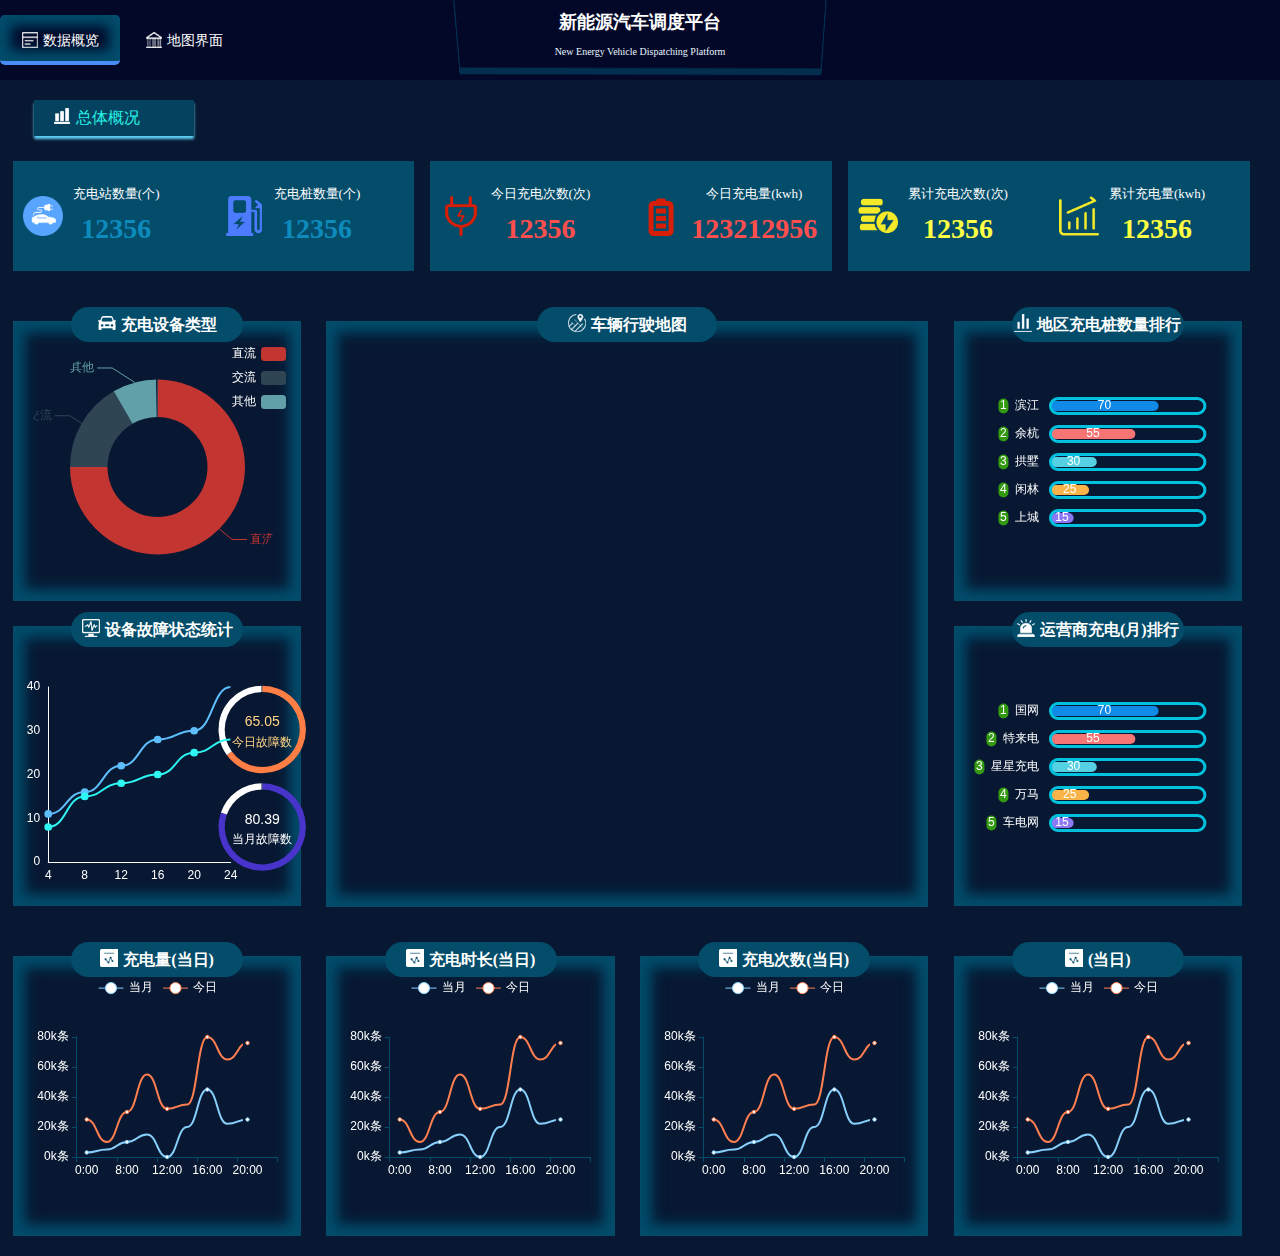
<file: index.html>
﻿<!DOCTYPE html>
<html lang="en">
<head>
    <meta charset="UTF-8">
    <title>首页界面</title>
    <link rel="stylesheet" href="css/base.css">
</head>
<body>
<!--顶部-->
<header class="header left">
    <div class="left nav">
        <ul>
            <li class="nav_active"><i class="nav_1"></i><a href="index.html">数据概览</a> </li>
            <!-- <li><i class="nav_2"></i><a href="carContrl.html">车辆监控</a> </li> -->
            <li><i class="nav_3"></i><a href="map.html">地图界面</a> </li>
            </ul>
    </div>
    <div class="header_center left">
        <h2><strong>新能源汽车调度平台</strong></h2>
        <p class="color_font"><small>New Energy Vehicle Dispatching Platform</small></p>
    </div>
    <!-- <div class="right nav text_right">
        <ul> <li><i class="nav_7"></i><a href="static.html">查询统计</a> </li>
            <li><i class="nav_8"></i><a href="message.html">信息录入</a> </li>
            <li><i class="nav_4"></i><a href="table1.html">表格界面</a> </li>
        </ul>
    </div> -->
    <!--<nav class="left nav">-->
        <!--<ul>-->
            <!--<li class="nav_active"><i class="nav_1"></i><a href="index.html">数据概览</a> </li>-->
            <!--<li><i class="nav_2"></i><a href="carContrl.html">车辆监控</a> </li>-->
            <!--<li><i class="nav_3"></i><a href="map.html">地图界面</a> </li>-->
            <!--<li><i class="nav_4"></i><a href="javascript:void(0)">表格界面</a><ul class="li_ul">-->
                <!--<li><a href="table1.html">表格一</a> </li>-->
                <!--<li><a href="table2.html">表格二</a> </li>-->

            <!--</ul> </li>-->
            <!--&lt;!&ndash;<li><i class="nav_5"></i><a href="#">车载视频</a> </li>&ndash;&gt;-->
            <!--&lt;!&ndash;<li><i class="nav_6"></i><a href="#">视频监控</a> </li>&ndash;&gt;-->
            <!--<li><i class="nav_7"></i><a href="static.html">查询统计</a> </li>-->
            <!--<li><i class="nav_8"></i><a href="message.html">信息录入</a> </li>-->
        <!--</ul>-->
    <!--</nav>-->
</header>
<!--内容部分-->
<div class="con left">
    <!--选择时间-->
    <div class="select_time">
        <div class="static_top left">
            <i></i><span>总体概况</span>
        </div>
    </div>
    <!--数据总概-->
    <div class="con_div">
        <div class="con_div_text left">
            <div class="con_div_text01 left">
                <img src="img/station001.png" class="left text01_img">
                <div class="left text01_div">
                    <p>充电站数量(个)</p>
                    <p class="blue">12356</p>
                </div>
            </div>
            <div class="con_div_text01 right">
                <img src="img/pile002.png" class="left text01_img">
                <div class="left text01_div">
                    <p>充电桩数量(个)</p>
                    <p class="blue">12356</p>
                </div>
            </div>
        </div>
        <div class="con_div_text left">
            <div class="con_div_text01 left">
                <img src="img/sum_todey.png" class="left text01_img">
                <div class="left text01_div">
                    <p>今日充电次数(次)</p>
                    <p class="org">12356</p>
                </div>
            </div>
            <div class="con_div_text01 right">
                <img src="img/power_today.png" class="left text01_img">
                <div class="left text01_div">
                    <p>今日充电量(kwh)</p>
                    <p class="org">123212956</p>
                </div>
            </div>
        </div>
        <div class="con_div_text left">

            <div class="con_div_text01 left">
                <img src="img/total_power_time.png" class="left text01_img">
                <div class="left text01_div">
                    <p>累计充电次数(次)</p>
                    <p>12356</p>
                </div>
            </div>
            <div class="con_div_text01 right">
                <img src="img/total_power.png" class="left text01_img">
                <div class="left text01_div">
                    <p>累计充电量(kwh)</p>
                    <p>12356</p>
                </div>
            </div>
        </div>
    </div>


    <!--统计分析图-->
    <div class="div_any">
        <div class="left div_any01">
            <div class="div_any_child">
                <div class="div_any_title"><img src="img/title_1.png">充电设备类型 </div>
                <p id="char1" class="p_chart"></p>
            </div>
           
            <div class="div_any_child">
                <div class="div_any_title"><img src="img/title_2.png">设备故障状态统计 </div>
                <p id="char2" class="p_chart" style="width: 100%;"></p>
            </div> 

            <!-- <div class="pmiddboxtbott" >
                <h2 class="tith2 pt1">舆情同比分析</h2>
                <div class="lefttoday_tit"><p class="fl">状态：已调节</p><p class="fr">时间段：2018-06-10 至 2018-06-14</p></div>
                <div class="box pbox">
                  <div id="pumiddboxtbott1" class="fl pumiddboxtbott1cont"></div>
                  <div  class="pumiddboxtbott2 fr"  >
                    <div class="widget-inline-box text-center ">
                      <p>当前设备故障总数</p>
                      <h3 class=" ceeb1fd f30">54</h3>
                      <h4 class="text-muted ">环比<img src="img/iconup.png" height="16" />2%</h4>
                    </div>
  
                  </div>
                </div>
              </div> -->
        </div>
        <div class="div_any02 left ">
            <div class="div_any_child div_height">
                <div class="div_any_title any_title_width"><img src="img/title_3.png">车辆行驶地图 </div>
                <div id="map_div"></div>
            </div>
        </div>
        <div class="right div_any01">
            <div class="div_any_child">
                <div class="div_any_title"><img src="img/title_4.png">地区充电桩数量排行</div>
                <p id="char3" class="p_chart"></p>
            </div>
            <div class="div_any_child">
                <div class="div_any_title"><img src="img/title_5.png">运营商充电(月)排行</div>
                <p id="char4" class="p_chart"></p>
            </div>
        </div>
    </div>
    <!--分析表格-->
    <div class="div_table">
        <div class="left div_table_box">
            <div class="div_any_child">
                <div class="div_any_title"><img src="img/title_3_copy.png">充电量(当日)</div>
                <p id="lineChart" class="p_chart"></p>
            </div>
        </div>
        
        <div class="left div_table_box">
            <div class="div_any_child">
                <div class="div_any_title"><img src="img/title_3_copy.png">充电时长(当日)</div>
                <p id="lineChart2" class="p_chart"></p>
            </div>
        </div>

        <div class="left div_table_box">
            <div class="div_any_child">
                <div class="div_any_title"><img src="img/title_3_copy.png">充电次数(当日)</div>
                <p id="lineChart3" class="p_chart"></p>
            </div>
        </div>

        <div class="left div_table_box">
            <div class="div_any_child">
                <div class="div_any_title"><img src="img/title_3_copy.png">(当日)</div>
                <p id="lineChart4" class="p_chart"></p>
            </div>
        </div>
    </div>
</div>
<script src="js/jquery/jQuery-2.2.0.min.js"></script>
<script src="js/echarts-all.js"></script>
<script src="js/echarts.min.js"></script>
<script src="js/base.js"></script>
<script src="js/index.js"></script>
<script type="text/javascript" src="http://api.map.baidu.com/api?v=2.0&ak=5ieMMexWmzB9jivTq6oCRX9j&callback"></script>
<script src="js/map.js"></script>
</body>
</html>
</file>
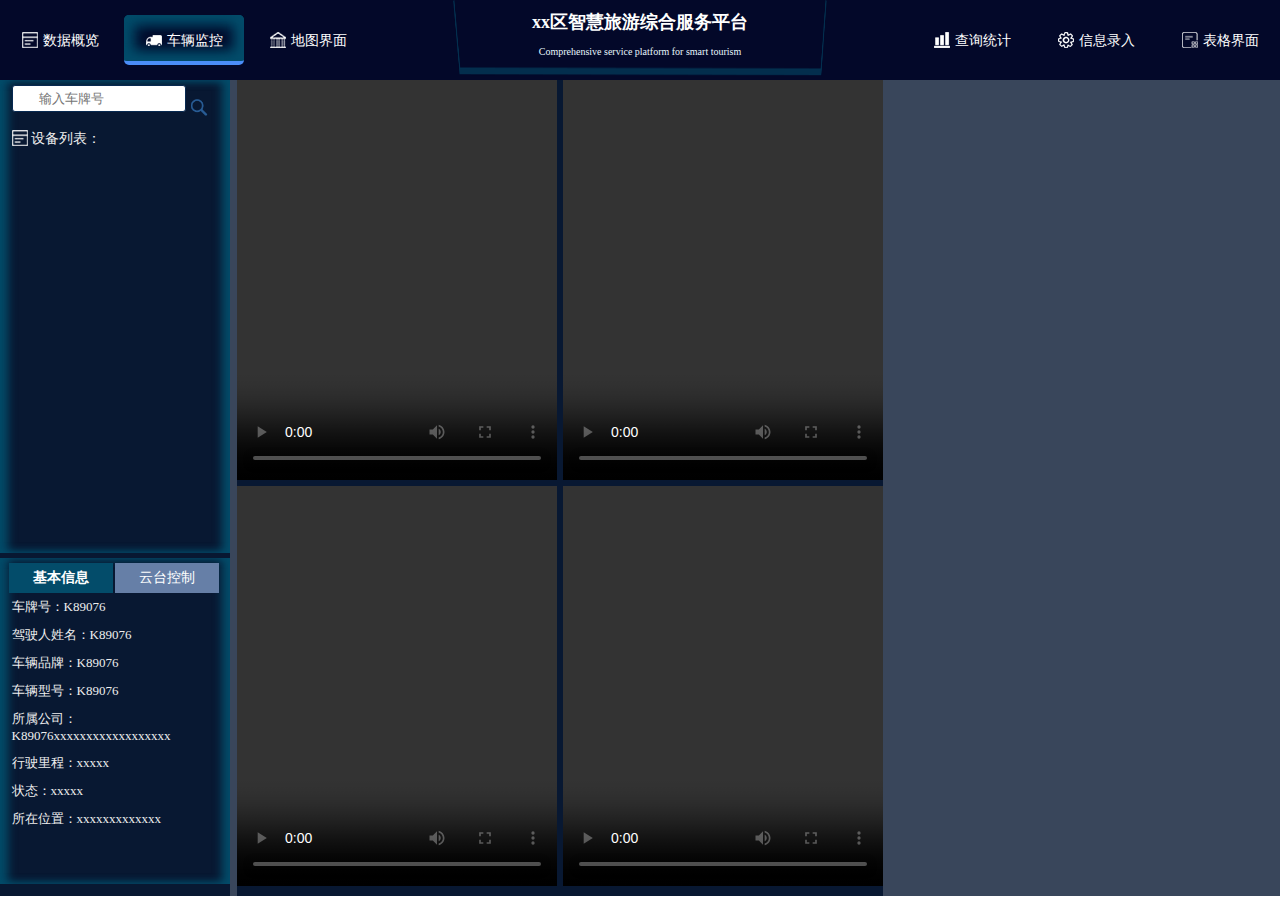
<file: carContrl.html>
﻿<!DOCTYPE html>
<html lang="en">
<head>
    <meta charset="UTF-8">
    <title>车辆监控</title>
    <link rel="stylesheet" href="css/base.css">
    <link href="css/zTreeStyle/zTreeStyle.css" rel="stylesheet" type="text/css" />

</head>
<style>

</style>
<body>
<!--顶部-->
<header class="header left">
    <div class="left nav">
        <ul>
            <li ><i class="nav_1"></i><a href="index.html">数据概览</a> </li>
            <li class="nav_active"><i class="nav_2"></i><a href="carContrl.html">车辆监控</a> </li>
            <li><i class="nav_3"></i><a href="map.html">地图界面</a> </li>



        </ul>
    </div>
    <div class="header_center left">
        <h2><strong>xx区智慧旅游综合服务平台</strong></h2>
        <p class="color_font"><small>Comprehensive service platform for smart tourism</small></p>
    </div>
    <div class="right nav text_right">
        <ul> <li><i class="nav_7"></i><a href="static.html">查询统计</a> </li>
            <li><i class="nav_8"></i><a href="message.html">信息录入</a> </li>
            <li><i class="nav_4"></i><a href="table1.html">表格界面</a> </li>
        </ul>
    </div>
    <!--<nav class="left nav">-->
    <!--<ul>-->
    <!--<li class="nav_active"><i class="nav_1"></i><a href="index.html">数据概览</a> </li>-->
    <!--<li><i class="nav_2"></i><a href="carContrl.html">车辆监控</a> </li>-->
    <!--<li><i class="nav_3"></i><a href="map.html">地图界面</a> </li>-->
    <!--<li><i class="nav_4"></i><a href="javascript:void(0)">表格界面</a><ul class="li_ul">-->
    <!--<li><a href="table1.html">表格一</a> </li>-->
    <!--<li><a href="table2.html">表格二</a> </li>-->

    <!--</ul> </li>-->
    <!--&lt;!&ndash;<li><i class="nav_5"></i><a href="#">车载视频</a> </li>&ndash;&gt;-->
    <!--&lt;!&ndash;<li><i class="nav_6"></i><a href="#">视频监控</a> </li>&ndash;&gt;-->
    <!--<li><i class="nav_7"></i><a href="static.html">查询统计</a> </li>-->
    <!--<li><i class="nav_8"></i><a href="message.html">信息录入</a> </li>-->
    <!--</ul>-->
    <!--</nav>-->
</header>
<!--内容部分-->
<div class="con1 left" id="car_control">
<div class="left car_left">
    <div class="left_up bow_shadow">
        <p>
            <input type="text" placeholder="输入车牌号" class="carNo_input"><input type="button" class="find_but">
        </p>

        <p class="set_list"><i class="list_i"></i> 设备列表：</p>
        <p ><ul id="treeDemo" class="ztree"></ul></p>
    </div>
    <div class="left_down bow_shadow">
<div class="text_center"><a href="javascript:void (0)" class="tab_a tab_aActive">基本信息</a><a href="javascript:void (0)" class="tab_a">云台控制</a> </div>
        <div class="car_content">
            <p><span>车牌号：</span><span>K89076</span></p>
            <p><span>驾驶人姓名：</span><span>K89076</span></p>
            <p><span>车辆品牌：</span><span>K89076</span></p>
            <p><span>车辆型号：</span><span>K89076</span></p>
            <p><span>所属公司：</span><span>K89076xxxxxxxxxxxxxxxxxx</span></p>
            <p><span>行驶里程：</span><span>xxxxx</span></p>
            <p><span>状态：</span><span>xxxxx</span></p>
            <p><span>所在位置：</span><span>xxxxxxxxxxxxx</span></p>
        </div>
    </div>
</div>
    <div class="left car_center">
        <video controls="controls" ></video>
        <video controls="controls" class="magin_left"></video>
        <video controls="controls" class="magin_top"></video>
        <video controls="controls" class="magin_top magin_left"></video>
    </div>
    <div class="right car_right" id="map"></div>



</div>
<script src="js/jquery/jQuery-2.2.0.min.js"></script>
<script src="js/echarts-all.js"></script>
<script src="js/base.js"></script>
<script type="text/javascript" src="http://api.map.baidu.com/api?v=2.0&ak=5ieMMexWmzB9jivTq6oCRX9j&callback"></script>
<script src="js/car_control.js"></script>
<script src="js/ztree/jquery.ztree.all-3.5.js"></script>
<script src="js/listTree.js"></script>

</body>
</html>
</file>
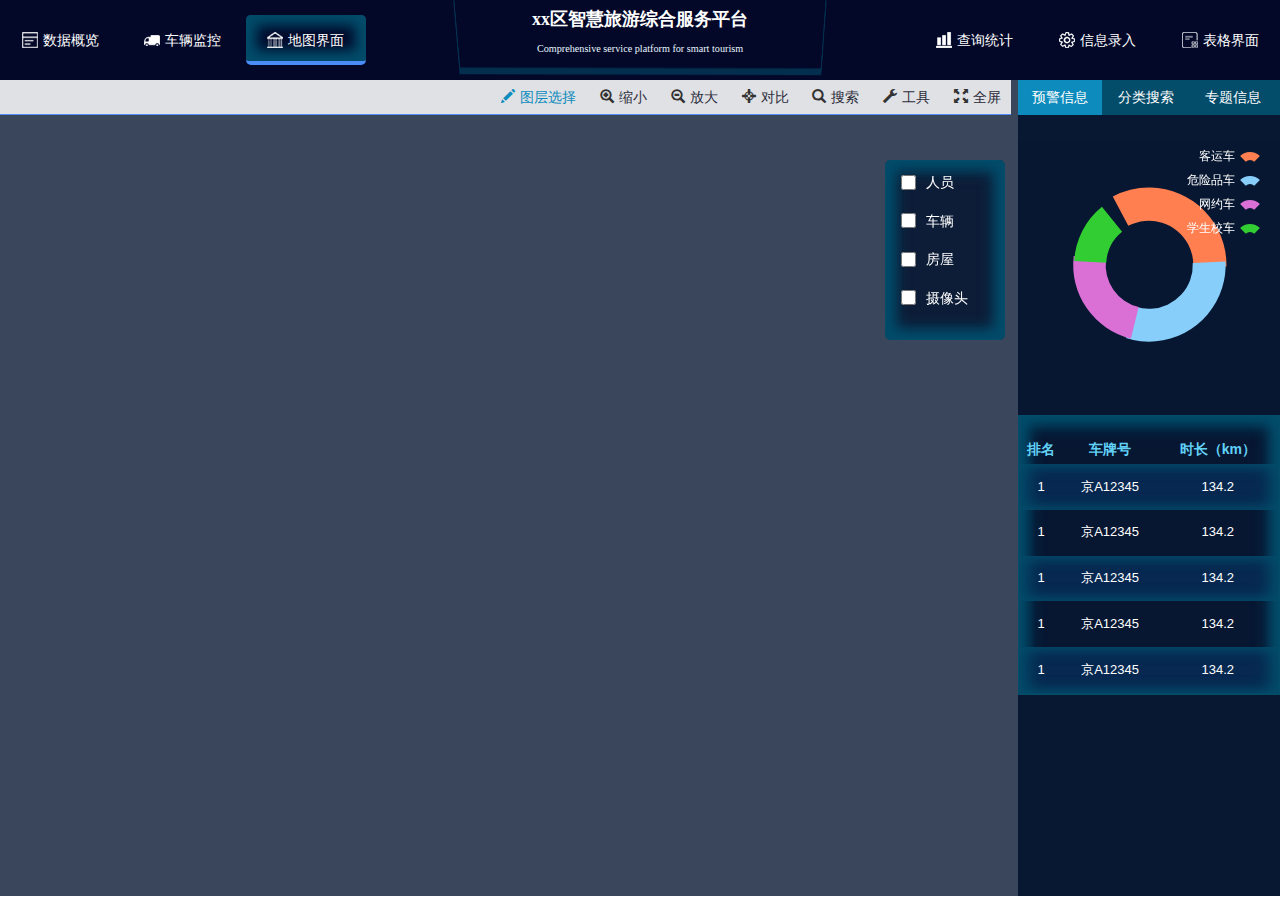
<file: map-0.html>
﻿<!DOCTYPE html>
<html lang="en">

<head>
    <meta charset="UTF-8">
    <title>地图界面</title>
    <link rel="stylesheet" href="js/bstable/css/bootstrap.min.css">
    <link href="css/zTreeStyle/zTreeStyle.css" rel="stylesheet" type="text/css" />
    <link rel="stylesheet" href="js/jQueryPage/src/jquery.page.css">
    <link rel="stylesheet" href="css/base.css">
   


</head>

<body>
    <!--顶部-->
    <header class="header left">
        <div class="left nav">
            <ul>
                <li><i class="nav_1"></i><a href="index.html">数据概览</a> </li>
                <li><i class="nav_2"></i><a href="carContrl.html">车辆监控</a> </li>
                <li class="nav_active"><i class="nav_3"></i><a href="map.html">地图界面</a> </li>
            </ul>
        </div>
        <div class="header_center left">
            <h2><strong>xx区智慧旅游综合服务平台</strong></h2>
            <p class="color_font"><small>Comprehensive service platform for smart tourism</small></p>
        </div>
        <div class="right nav text_right">
            <ul>
                <li><i class="nav_7"></i><a href="static.html">查询统计</a> </li>
                <li><i class="nav_8"></i><a href="message.html">信息录入</a> </li>
                <li><i class="nav_4"></i><a href="table1.html">表格界面</a> </li>
            </ul>
        </div>
        <!--<nav class="left nav">-->
        <!--<ul>-->
        <!--<li class="nav_active"><i class="nav_1"></i><a href="index.html">数据概览</a> </li>-->
        <!--<li><i class="nav_2"></i><a href="carContrl.html">车辆监控</a> </li>-->
        <!--<li><i class="nav_3"></i><a href="map.html">地图界面</a> </li>-->
        <!--<li><i class="nav_4"></i><a href="javascript:void(0)">表格界面</a><ul class="li_ul">-->
        <!--<li><a href="table1.html">表格一</a> </li>-->
        <!--<li><a href="table2.html">表格二</a> </li>-->

        <!--</ul> </li>-->
        <!--&lt;!&ndash;<li><i class="nav_5"></i><a href="#">车载视频</a> </li>&ndash;&gt;-->
        <!--&lt;!&ndash;<li><i class="nav_6"></i><a href="#">视频监控</a> </li>&ndash;&gt;-->
        <!--<li><i class="nav_7"></i><a href="static.html">查询统计</a> </li>-->
        <!--<li><i class="nav_8"></i><a href="message.html">信息录入</a> </li>-->
        <!--</ul>-->
        <!--</nav>-->
    </header>
    <!--内容部分-->
    <div class="map_con left" id="car_control">
        <!--左侧地图-->
        <div class="left map_left">
            <div  class="map_box" id="map_box"></div>
      <div class="map_top">
          <ul>
              <li class="active"><i class="glyphicon glyphicon-pencil"></i><a href="javascript:void (0)" class="active">图层选择</a> </li>
              <li><i class="glyphicon glyphicon-zoom-in"></i><a href="javascript:void (0)">缩小</a> </li>
              <li><i class="glyphicon glyphicon-zoom-out"></i><a href="javascript:void (0)">放大</a> </li>
              <li><i class="glyphicon glyphicon-screenshot"></i><a href="javascript:void (0)">对比</a> </li>
              <li><i class="glyphicon glyphicon-search"></i><a href="javascript:void (0)">搜索</a> </li>
              <li><i class="glyphicon glyphicon-wrench"></i><a href="javascript:void (0)">工具</a> </li>
              <li><i class="glyphicon glyphicon-fullscreen"></i><a href="javascript:void (0)">全屏</a> </li>
          </ul>
      </div>
      <div class="map_select">
          <p><input type="checkbox"><span>人员</span></p>
          <p><input type="checkbox"><span>车辆</span></p>
          <p><input type="checkbox"><span>房屋</span></p>
          <p><input type="checkbox"><span>摄像头</span></p>
      </div>

        </div>

        <!--右侧功能栏-->
        <div class="right map_right ">
            <div class="map_right_top">
                <ul>
                    <li class="li_active">预警信息</li>
                    <li>分类搜索</li>
                    <li>专题信息</li>
                </ul>
            </div>
            <div class="map_con">
                <div class="map_con_div" style="display: block">
                    <div class="map_chart">

                        <p id="char1" class="p_chart"></p>
                    </div>
                    <div class="div_any_child">
                        <!--<div class="div_any_title"><img src="img/title_4.png">行驶时长排名前5位 </div>-->
                        <div class="table_p">
                            <table>
                                <thead>
                                    <tr>
                                        <th>排名</th>
                                        <th>车牌号</th>
                                        <th>时长（km）</th>
                                    </tr>
                                </thead>
                                <tbody>
                                    <tr>
                                        <td>1</td>
                                        <td>京A12345</td>
                                        <td>134.2</td>
                                    </tr>
                                    <tr>
                                        <td>1</td>
                                        <td>京A12345</td>
                                        <td>134.2</td>
                                    </tr>
                                    <tr>
                                        <td>1</td>
                                        <td>京A12345</td>
                                        <td>134.2</td>
                                    </tr>
                                    <tr>
                                        <td>1</td>
                                        <td>京A12345</td>
                                        <td>134.2</td>
                                    </tr>
                                    <tr>
                                        <td>1</td>
                                        <td>京A12345</td>
                                        <td>134.2</td>
                                    </tr>
                                </tbody>
                            </table>
                        </div>
                    </div>
                </div>
                <div class="map_con_div">
                    <p>
                        <input type="text" placeholder="输入关键字" class="carNo_input"><input type="button"
                            class="find_but">
                    </p>
                    <div class="map_work">
                        <ul>
                            <li>
                                <div class="img_div img_div01"></div>
                                <div class="img_div_text">便民服务</div>
                            </li>
                            <li>
                                <div class="img_div img_div02"></div>
                                <div class="img_div_text">便民服务</div>
                            </li>
                            <li>
                                <div class="img_div img_div01"></div>
                                <div class="img_div_text">便民服务</div>
                            </li>
                            <li>
                                <div class="img_div img_div01"></div>
                                <div class="img_div_text">便民服务</div>
                            </li>
                            <li>
                                <div class="img_div img_div01"></div>
                                <div class="img_div_text">便民服务</div>
                            </li>
                            <li>
                                <div class="img_div img_div01"></div>
                                <div class="img_div_text">便民服务</div>
                            </li>
                            <li>
                                <div class="img_div img_div01"></div>
                                <div class="img_div_text">便民服务</div>
                            </li>
                            <li>
                                <div class="img_div img_div01"></div>
                                <div class="img_div_text">便民服务</div>
                            </li>
                            <li>
                                <div class="img_div img_div01"></div>
                                <div class="img_div_text">便民服务</div>
                            </li>
                        </ul>
                        <div class="map_resList">
                            <p class="set_list"><i class="list_i"></i> 查询结果：<span class="right"><i
                                        class="glyphicon glyphicon-backward back_i"></i><a href="javascript:void(0)"
                                        onclick="back()">返回 </a> </span></p>
                            <ul>
                                <li>
                                    <p><strong>爱尚美术馆</strong><span class="right"><a href="javascript:void(0)"
                                                title="视频"><img src="img/nav_5.png"> </a><a href="javascript:void(0)"
                                                title="定位"><img src="img/find01.png"> </a> </span></p>
                                    <p>四川省成都市高新区北美一路31号</p>
                                </li>
                                <li>
                                    <p><strong>爱尚美术馆</strong><span class="right"><a href="javascript:void(0)"
                                                title="视频"><img src="img/nav_5.png"> </a><a href="javascript:void(0)"
                                                title="定位"><img src="img/find01.png"> </a> </span></p>
                                    <p>四川省成都市高新区北美一路31号</p>
                                </li>
                                <li>
                                    <p><strong>爱尚美术馆</strong><span class="right"><a href="javascript:void(0)"
                                                title="视频"><img src="img/nav_5.png"> </a><a href="javascript:void(0)"
                                                title="定位"><img src="img/find01.png"> </a> </span></p>
                                    <p>四川省成都市高新区北美一路31号</p>
                                </li>
                                <li>
                                    <p><strong>爱尚美术馆</strong><span class="right"><a href="javascript:void(0)"
                                                title="视频"><img src="img/nav_5.png"> </a><a href="javascript:void(0)"
                                                title="定位"><img src="img/find01.png"> </a> </span></p>
                                    <p>四川省成都市高新区北美一路31号</p>
                                </li>
                                <li>
                                    <p><strong>爱尚美术馆</strong><span class="right"><a href="javascript:void(0)"
                                                title="视频"><img src="img/nav_5.png"> </a><a href="javascript:void(0)"
                                                title="定位"><img src="img/find01.png"> </a> </span></p>
                                    <p>四川省成都市高新区北美一路31号</p>
                                </li>
                            </ul>
                            <div id="page"></div>
                        </div>
                    </div>
                </div>
                <div class="map_con_div">
                    <div class=" bow_shadow">
                        <p>
                            <input type="text" placeholder="输入关键字" class="carNo_input"><input type="button"
                                class="find_but">
                        </p>

                        <p class="set_list"><i class="list_i"></i> 专题列表：</p>
                        <p>
                        <ul id="treeDemo" class="ztree"></ul>
                        </p>
                    </div>
                </div>

            </div>

        </div>

    </div>
   

    <script src="js/jquery/jQuery-2.2.0.min.js"></script>
    <script src="js/base.js"></script>
    <script src="js/echarts-all.js"></script>
    <script type="text/javascript"
        src="http://api.map.baidu.com/api?v=2.0&ak=5ieMMexWmzB9jivTq6oCRX9j&callback"></script>
    <script src="js/jQueryPage/src/jquery.page.js"></script>
    <script src="js/map_control.js"></script>
    <script src="js/ztree/jquery.ztree.all-3.5.js"></script>
    <script src="js/listTree.js"></script>

</body>

</html>
</file>
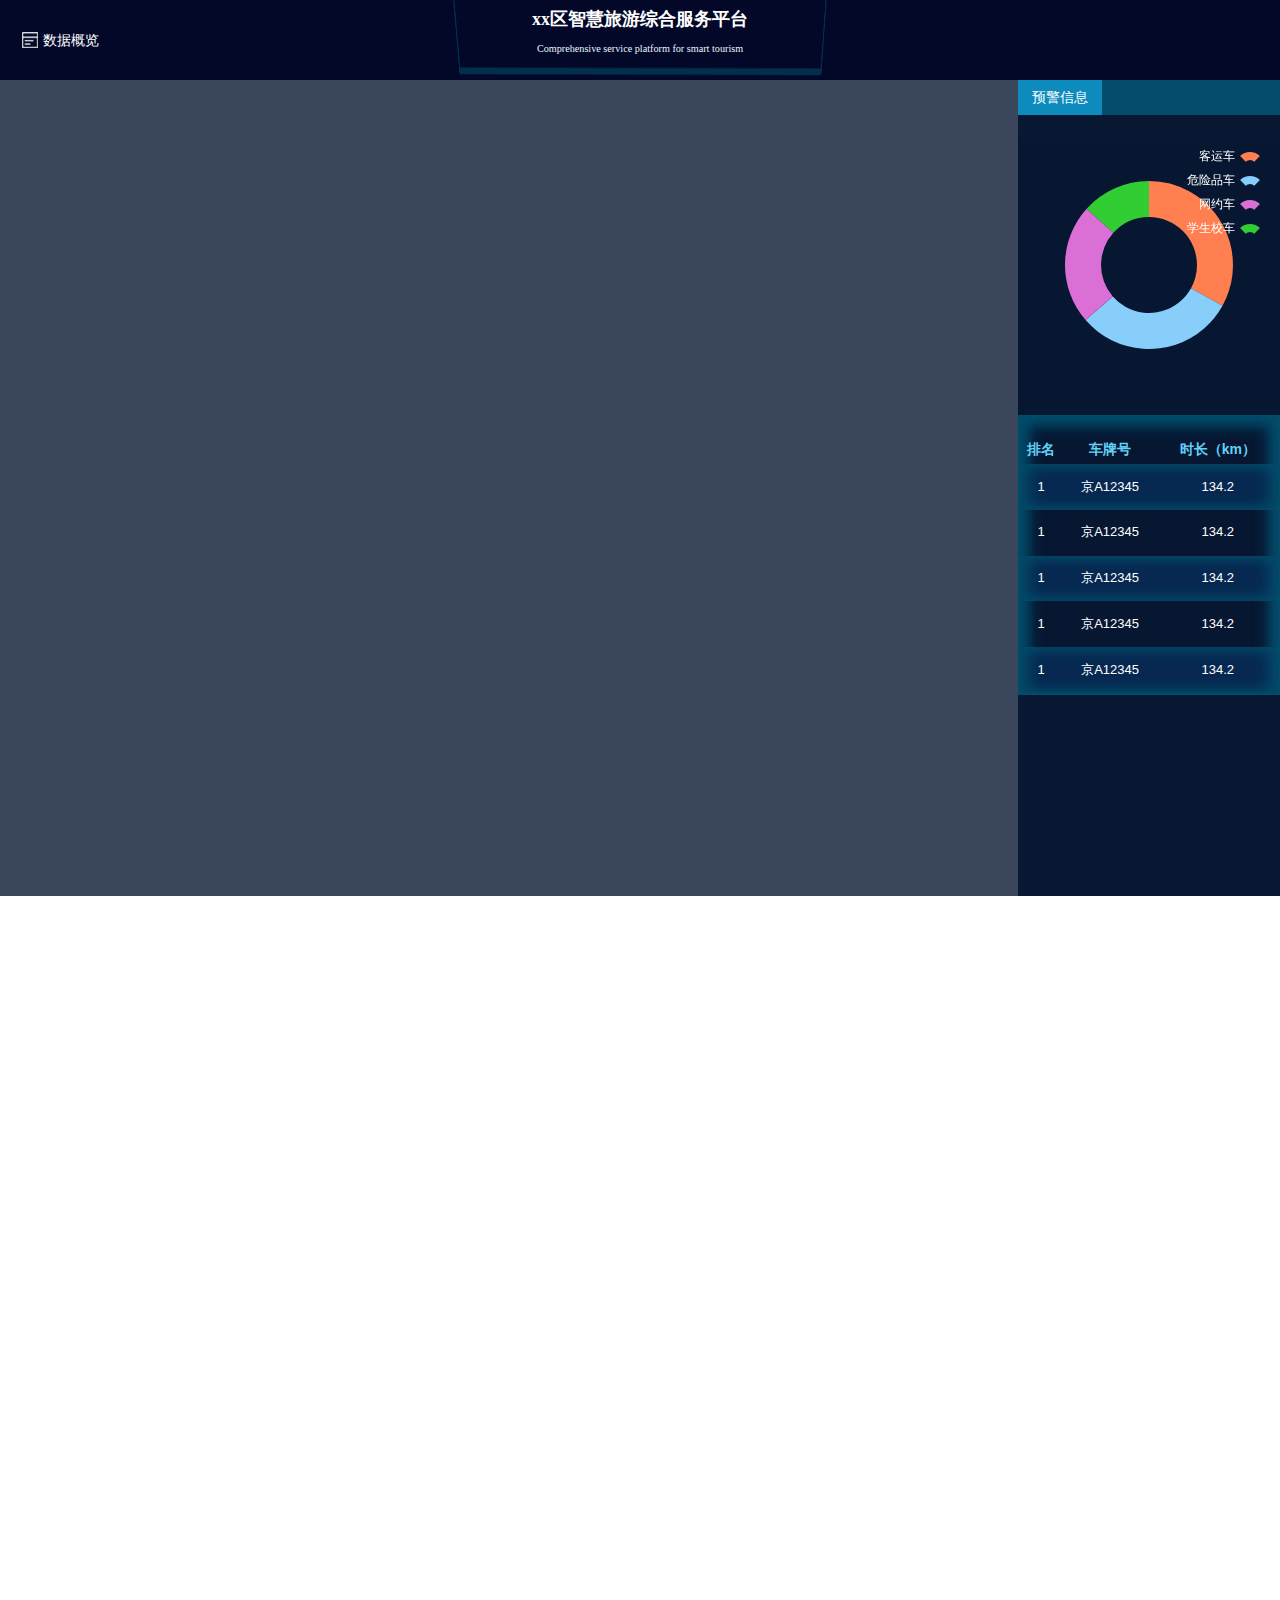
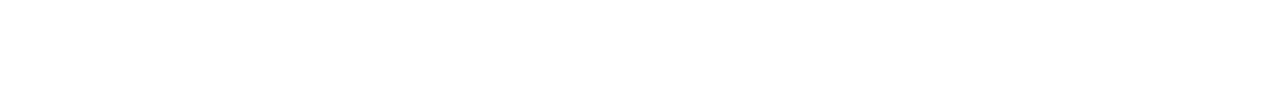
<file: map.html>
<!DOCTYPE html>
<html lang="en">

<head>
    <meta charset="UTF-8">
    <title>地图界面</title>
    <link rel="stylesheet" href="js/bstable/css/bootstrap.min.css">
    <link href="css/zTreeStyle/zTreeStyle.css" rel="stylesheet" type="text/css" />
    <link rel="stylesheet" href="js/jQueryPage/src/jquery.page.css">
    <link rel="stylesheet" href="css/base.css">
</head>

<body>
    <!--顶部-->
    <header class="header left">
        <div class="left nav">
            <ul>
                <li><i class="nav_1"></i><a href="index.html">数据概览</a> </li>
            </ul>
        </div>
        <div class="header_center left">
            <h2><strong>xx区智慧旅游综合服务平台</strong></h2>
            <p class="color_font"><small>Comprehensive service platform for smart tourism</small></p>
        </div>
    
        
    </header>
    <!--内容部分-->
    <div class="map_con left" id="car_control">
        <!--左侧地图-->
        <div class="left map_left">   
            <div id="container" style="width: 100%; height: 100%"></div> 
            <div  class="map_box" id="map_box"></div>
            <!-- <div class="map_top">
            </div> -->
        </div>

        <!--右侧功能栏-->
        <div class="right map_right ">
            <div class="map_right_top">
                <ul>
                    <li class="li_active">预警信息</li>
                </ul>
            </div>
            <div class="map_con">
                <div class="map_con_div" style="display: block">
                    <div class="map_chart">

                        <p id="char1" class="p_chart"></p>
                    </div>
                    <div class="div_any_child">
                        <!--<div class="div_any_title"><img src="img/title_4.png">行驶时长排名前5位 </div>-->
                        <div class="table_p">
                            <table>
                                <thead>
                                    <tr>
                                        <th>排名</th>
                                        <th>车牌号</th>
                                        <th>时长（km）</th>
                                    </tr>
                                </thead>
                                <tbody>
                                    <tr>
                                        <td>1</td>
                                        <td>京A12345</td>
                                        <td>134.2</td>
                                    </tr>
                                    <tr>
                                        <td>1</td>
                                        <td>京A12345</td>
                                        <td>134.2</td>
                                    </tr>
                                    <tr>
                                        <td>1</td>
                                        <td>京A12345</td>
                                        <td>134.2</td>
                                    </tr>
                                    <tr>
                                        <td>1</td>
                                        <td>京A12345</td>
                                        <td>134.2</td>
                                    </tr>
                                    <tr>
                                        <td>1</td>
                                        <td>京A12345</td>
                                        <td>134.2</td>
                                    </tr>
                                </tbody>
                            </table>
                        </div>
                    </div>
                </div>


            </div>

        </div>
    </div>
   
    <script src="js/jquery/jQuery-2.2.0.min.js"></script>
    <script src="js/base.js"></script>
    <script src="js/echarts-all.js"></script>
    <script type="text/javascript" src="http://api.map.baidu.com/api?v=2.0&ak=5ieMMexWmzB9jivTq6oCRX9j&callback"></script>       
    <script src="js/jQueryPage/src/jquery.page.js"></script>
    <script src="js/map_control.js"></script>
    <script src="js/ztree/jquery.ztree.all-3.5.js"></script>
    <script src="js/listTree.js"></script>
    <script type="text/javascript" src="http://api.map.baidu.com/library/Heatmap/2.0/src/Heatmap_min.js"></script>
  <script type="text/javascript" src="./json/car.js"></script>

    <script>
        var map = new BMap.Map("container");
        var point = new BMap.Point(116.418261, 39.921984);
        map.centerAndZoom(point, 15); 
        map.enableScrollWheelZoom(); 
        heatmapOverlay = new BMapLib.HeatmapOverlay({ radius: 30 });
        map.addOverlay(heatmapOverlay);
        heatmapOverlay.setDataSet({ data: points, max: 5 });
        heatmapOverlay.show(); 
    </script>
</body>

</html>
</file>
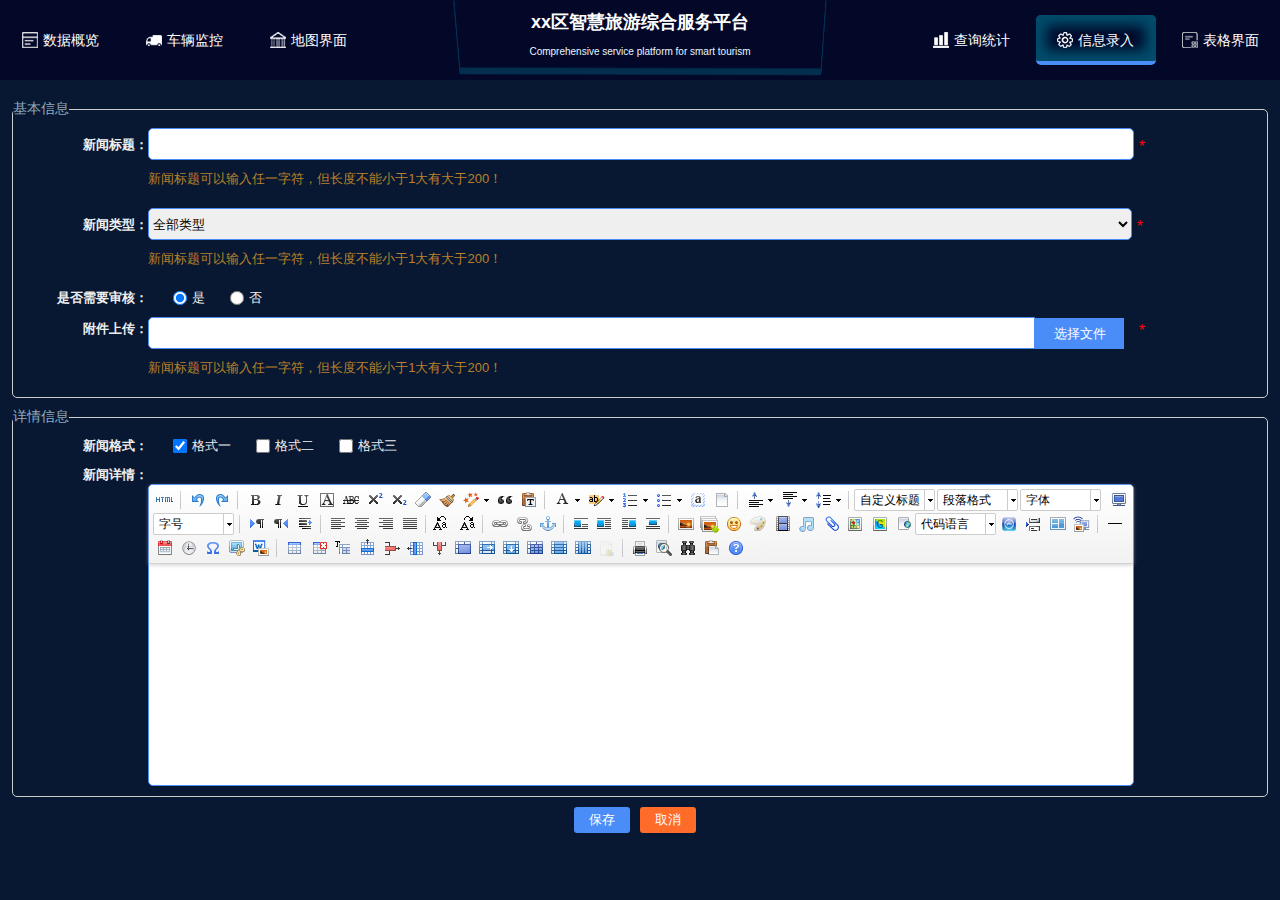
<file: message.html>
﻿<!DOCTYPE html>
<html lang="en">
<head>
    <meta charset="UTF-8">
    <title>详情-复杂</title>
    <link rel="stylesheet" href="css/base.css">
    <link rel="stylesheet" href="css/tail.css">

</head>
<body class="body1">
<!--顶部-->
<header class="header left">
    <div class="left nav">
        <ul>
            <li ><i class="nav_1"></i><a href="index.html">数据概览</a> </li>
            <li><i class="nav_2"></i><a href="carContrl.html">车辆监控</a> </li>
            <li><i class="nav_3"></i><a href="map.html">地图界面</a> </li>



        </ul>
    </div>
    <div class="header_center left">
        <h2><strong>xx区智慧旅游综合服务平台</strong></h2>
        <p class="color_font"><small>Comprehensive service platform for smart tourism</small></p>
    </div>
    <div class="right nav text_right">
        <ul> <li><i class="nav_7"></i><a href="static.html">查询统计</a> </li>
            <li class="nav_active"><i class="nav_8"></i><a href="message.html">信息录入</a> </li>
            <li><i class="nav_4"></i><a href="table1.html">表格界面</a> </li>
        </ul>
    </div>
    <!--<nav class="left nav">-->
    <!--<ul>-->
    <!--<li class="nav_active"><i class="nav_1"></i><a href="index.html">数据概览</a> </li>-->
    <!--<li><i class="nav_2"></i><a href="carContrl.html">车辆监控</a> </li>-->
    <!--<li><i class="nav_3"></i><a href="map.html">地图界面</a> </li>-->
    <!--<li><i class="nav_4"></i><a href="javascript:void(0)">表格界面</a><ul class="li_ul">-->
    <!--<li><a href="table1.html">表格一</a> </li>-->
    <!--<li><a href="table2.html">表格二</a> </li>-->

    <!--</ul> </li>-->
    <!--&lt;!&ndash;<li><i class="nav_5"></i><a href="#">车载视频</a> </li>&ndash;&gt;-->
    <!--&lt;!&ndash;<li><i class="nav_6"></i><a href="#">视频监控</a> </li>&ndash;&gt;-->
    <!--<li><i class="nav_7"></i><a href="static.html">查询统计</a> </li>-->
    <!--<li><i class="nav_8"></i><a href="message.html">信息录入</a> </li>-->
    <!--</ul>-->
    <!--</nav>-->
</header>
<section class="sm_section left">
    <form>
        <fieldset class="message_fieldset">
            <legend>基本信息</legend>
            <div class="message_con"><label>新闻标题：</label><input type="text" class="message_input"><span class="must">*</span>
            <p>新闻标题可以输入任一字符，但长度不能小于1大有大于200！</p>
            </div>
            <div class="message_con"><label>新闻类型：</label><select class="message_select"><option>全部类型</option></select><span class="must">*</span>
                <p>新闻标题可以输入任一字符，但长度不能小于1大有大于200！</p>
            </div>
            <div class="message_con"><label>是否需要审核：</label><input type="radio" name="ref" checked><span class="font_color">是</span><input type="radio" name="ref" ><span class="font_color">否</span>

            </div>
            <div class="message_con inputfile_div"><label>附件上传：</label><input type="file" class="message_input input_file"><span class="must">*</span>
                <div><input type="text"><button>选择文件</button></div>
                <p>新闻标题可以输入任一字符，但长度不能小于1大有大于200！</p>
            </div>
        </fieldset>
        <fieldset class="message_fieldset">
            <legend>详情信息</legend>
            <div class="message_con"><label>新闻格式：</label><input type="checkbox" name="ref" checked><span class="font_color">格式一</span><input type="checkbox" name="ref" ><span class="font_color">格式二</span><input type="checkbox" name="ref" ><span class="font_color">格式三</span></div>
            <div class="message_con"><label>新闻详情：</label>
                <textarea id="editor" ></textarea>

            </div>
            </fieldset>
        <div class="message_footer"><button class="bule">保存</button><button class="orgen">取消</button></div>
    </form>



</section>
<script src="js/jquery/jQuery-2.2.0.min.js"></script>
<script src="js/utf8-php/ueditor.config.js"></script>
<script src="js/utf8-php/ueditor.all.min.js"></script>
<script src="js/base.js"></script>
<script>
    var ue = UE.getEditor('editor');
    function isFocus(e){
        alert(UE.getEditor('editor').isFocus());
        UE.dom.domUtils.preventDefault(e)
    }
    function setblur(e){
        UE.getEditor('editor').blur();
        UE.dom.domUtils.preventDefault(e)
    }
    function insertHtml() {
        var value = prompt('????html????', '');
        UE.getEditor('editor').execCommand('insertHtml', value)
    }
    function createEditor() {
        enableBtn();
        UE.getEditor('editor');
    }
    function getAllHtml() {
        alert(UE.getEditor('editor').getAllHtml())
    }
    function getContent() {
        var arr = [];
        arr.push("");
        arr.push("");
        arr.push(UE.getEditor('editor').getContent());
        alert(arr.join("\n"));
    }
    function getPlainTxt() {
        var arr = [];
        arr.push("");
        arr.push("");
        arr.push(UE.getEditor('editor').getPlainTxt());
        alert(arr.join('\n'))
    }
    function setContent(isAppendTo) {
        var arr = [];
        arr.push("");
        UE.getEditor('editor').setContent('??????ueditor', isAppendTo);
        alert(arr.join("\n"));
    }
    function setDisabled() {
        UE.getEditor('editor').setDisabled('fullscreen');
        disableBtn("enable");
    }

    function setEnabled() {
        UE.getEditor('editor').setEnabled();
        enableBtn();
    }

    function getText() {

        var range = UE.getEditor('editor').selection.getRange();
        range.select();
        var txt = UE.getEditor('editor').selection.getText();
        alert(txt)
    }

    function getContentTxt() {
        var arr = [];
        arr.push("");
        arr.push("");
        arr.push(UE.getEditor('editor').getContentTxt());
        alert(arr.join("\n"));
    }
    function hasContent() {
        var arr = [];
        arr.push("");
        arr.push("");
        arr.push(UE.getEditor('editor').hasContents());
        alert(arr.join("\n"));
    }
    function setFocus() {
        UE.getEditor('editor').focus();
    }
    function deleteEditor() {
        disableBtn();
        UE.getEditor('editor').destroy();
    }
    function disableBtn(str) {
        var div = document.getElementById('btns');
        var btns = UE.dom.domUtils.getElementsByTagName(div, "button");
        for (var i = 0, btn; btn = btns[i++];) {
            if (btn.id == str) {
                UE.dom.domUtils.removeAttributes(btn, ["disabled"]);
            } else {
                btn.setAttribute("disabled", "true");
            }
        }
    }
    function enableBtn() {
        var div = document.getElementById('btns');
        var btns = UE.dom.domUtils.getElementsByTagName(div, "button");
        for (var i = 0, btn; btn = btns[i++];) {
            UE.dom.domUtils.removeAttributes(btn, ["disabled"]);
        }
    }

    function getLocalData () {
        alert(UE.getEditor('editor').execCommand( "getlocaldata" ));
    }

    function clearLocalData () {
        UE.getEditor('editor').execCommand( "clearlocaldata" );
        alert("")
    }

</script>


</body>
</html>
</file>
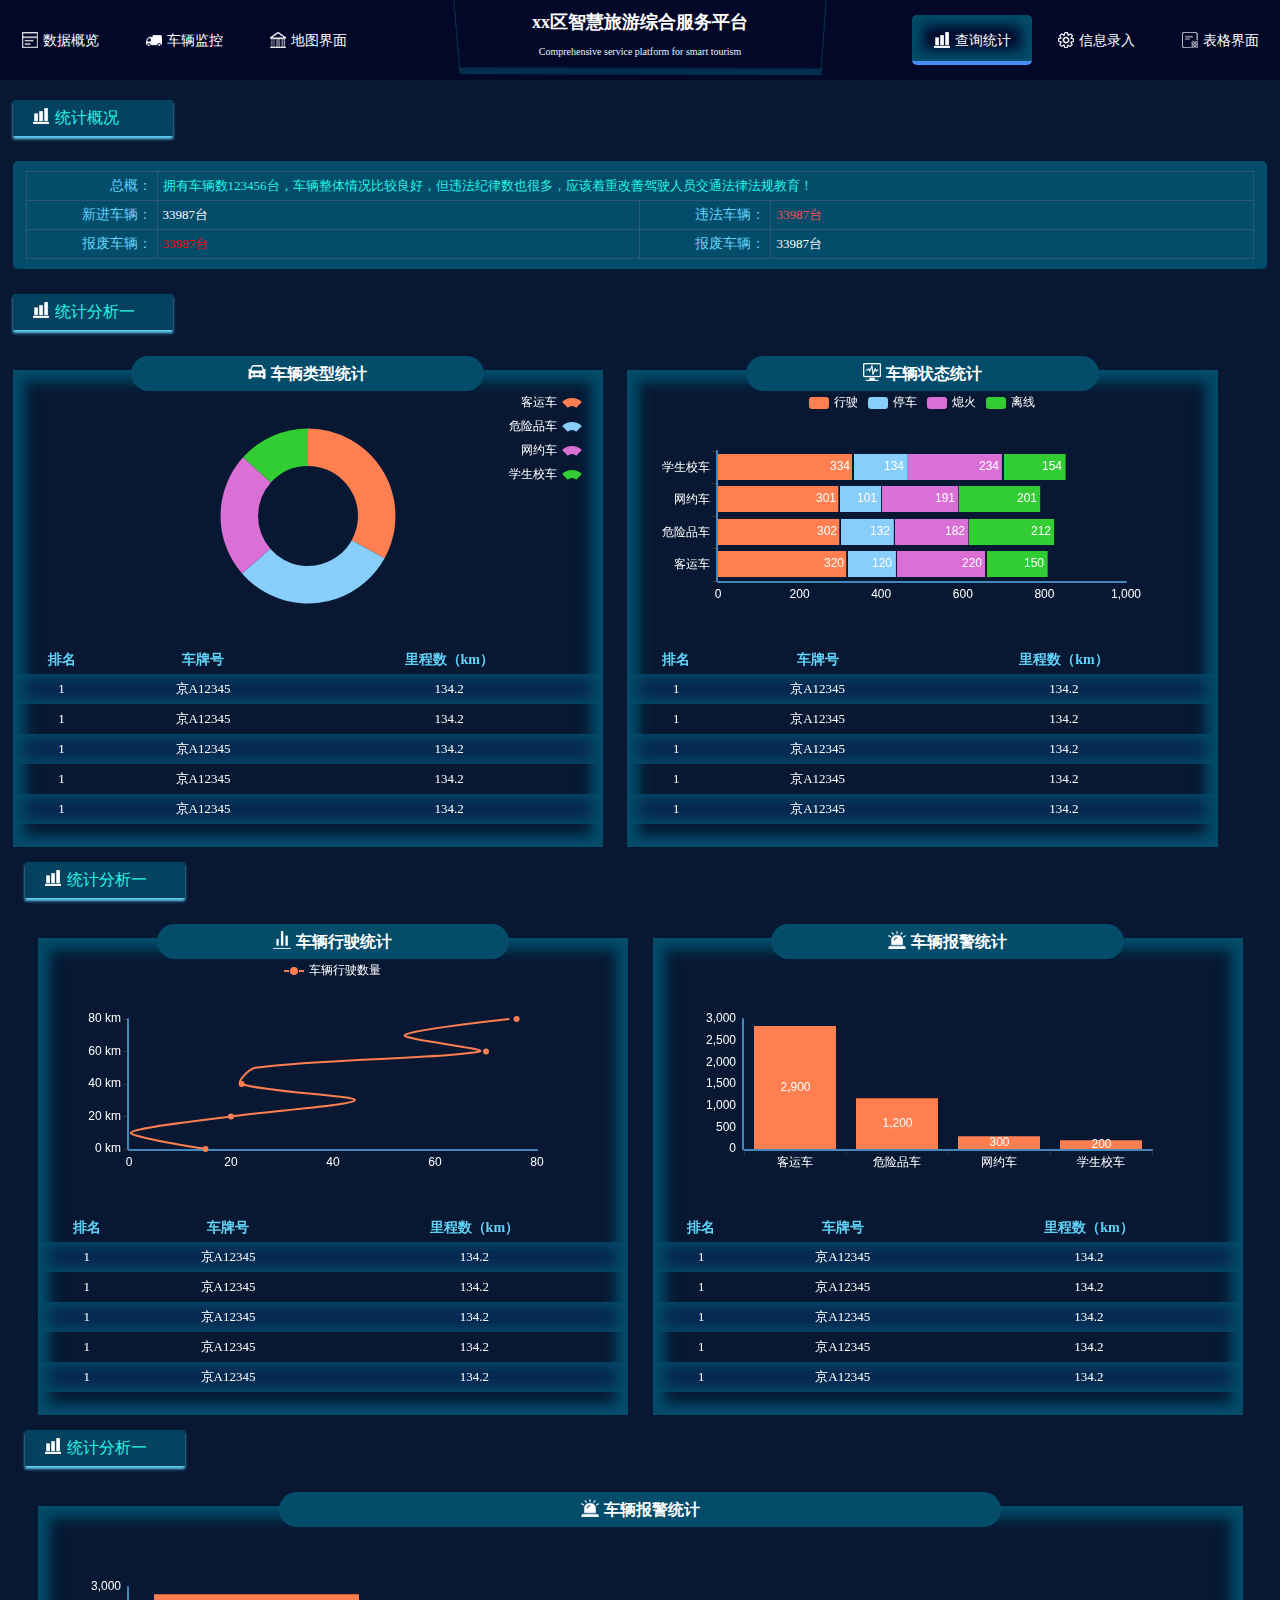
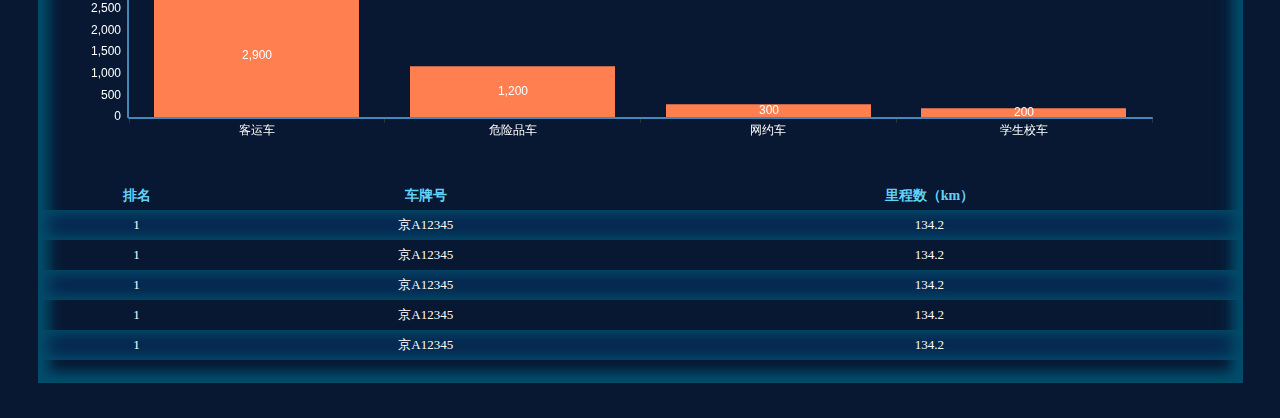
<file: static.html>
﻿<!DOCTYPE html>
<html lang="en">
<head>
    <meta charset="UTF-8">
    <title>统计分析界面</title>
    <link rel="stylesheet" href="css/base.css">
</head>
<body>
<!--顶部-->
<header class="header left">
    <div class="left nav">
        <ul>
            <li ><i class="nav_1"></i><a href="index.html">数据概览</a> </li>
            <li><i class="nav_2"></i><a href="carContrl.html">车辆监控</a> </li>
            <li><i class="nav_3"></i><a href="map.html">地图界面</a> </li>



        </ul>
    </div>
    <div class="header_center left">
        <h2><strong>xx区智慧旅游综合服务平台</strong></h2>
        <p class="color_font"><small>Comprehensive service platform for smart tourism</small></p>
    </div>
    <div class="right nav text_right">
        <ul> <li class="nav_active"><i class="nav_7"></i><a href="static.html">查询统计</a> </li>
            <li><i class="nav_8"></i><a href="message.html">信息录入</a> </li>
            <li><i class="nav_4"></i><a href="table1.html">表格界面</a> </li>
        </ul>
    </div>
    <!--<nav class="left nav">-->
    <!--<ul>-->
    <!--<li class="nav_active"><i class="nav_1"></i><a href="index.html">数据概览</a> </li>-->
    <!--<li><i class="nav_2"></i><a href="carContrl.html">车辆监控</a> </li>-->
    <!--<li><i class="nav_3"></i><a href="map.html">地图界面</a> </li>-->
    <!--<li><i class="nav_4"></i><a href="javascript:void(0)">表格界面</a><ul class="li_ul">-->
    <!--<li><a href="table1.html">表格一</a> </li>-->
    <!--<li><a href="table2.html">表格二</a> </li>-->

    <!--</ul> </li>-->
    <!--&lt;!&ndash;<li><i class="nav_5"></i><a href="#">车载视频</a> </li>&ndash;&gt;-->
    <!--&lt;!&ndash;<li><i class="nav_6"></i><a href="#">视频监控</a> </li>&ndash;&gt;-->
    <!--<li><i class="nav_7"></i><a href="static.html">查询统计</a> </li>-->
    <!--<li><i class="nav_8"></i><a href="message.html">信息录入</a> </li>-->
    <!--</ul>-->
    <!--</nav>-->
</header>
<!--内容部分-->
<div class="con left">
    <!--选择时间-->
    <div class="static_top left">
        <i></i><span>统计概况</span>
    </div>
    <!--数据总概-->
    <div class="stiatic_top_con left">

<table>
    <tr>
        <td class="labe_td">总概：</td>
        <td colspan="3" class="sky">拥有车辆数123456台，车辆整体情况比较良好，但违法纪律数也很多，应该着重改善驾驶人员交通法律法规教育！</td>
    </tr>
    <tr>
        <td class="labe_td">新进车辆：</td>
        <td>33987台</td>
        <td class="labe_td">违法车辆：</td>
        <td class="org">33987台</td>
    </tr>
    <tr>
        <td class="labe_td">报废车辆：</td>
        <td class="red">33987台</td>
        <td class="labe_td">报废车辆：</td>
        <td>33987台</td>
    </tr>
</table>

    </div>
    <!--统计分析图-->
    <div class="static_top left">
        <i></i><span>统计分析一</span>
    </div>
    <div class="div_any">
        <div class="left div_any03">
            <div class="div_any_child01 left">
                <div class="div_any_title"><img src="img/title_1.png">车辆类型统计 </div>
                <p id="char1" class="p_chart"></p>
                <div class="char_table"><div class="table_p table_p01">
                    <table>
                        <thead><tr>
                            <th>排名</th>
                            <th>车牌号</th>
                            <th>里程数（km）</th>
                        </tr>
                        </thead>
                        <tbody>
                        <tr><td>1</td><td>京A12345</td><td>134.2</td></tr>
                        <tr><td>1</td><td>京A12345</td><td>134.2</td></tr>
                        <tr><td>1</td><td>京A12345</td><td>134.2</td></tr>
                        <tr><td>1</td><td>京A12345</td><td>134.2</td></tr>
                        <tr><td>1</td><td>京A12345</td><td>134.2</td></tr>
                        </tbody>
                    </table>
                </div></div>

            </div>
            <div class="div_any_child01 left">
                <div class="div_any_title"><img src="img/title_2.png">车辆状态统计 </div>
                <p id="char2" class="p_chart"></p>
                <div class="char_table"><div class="table_p table_p01">
                    <table>
                        <thead><tr>
                            <th>排名</th>
                            <th>车牌号</th>
                            <th>里程数（km）</th>
                        </tr>
                        </thead>
                        <tbody>
                        <tr><td>1</td><td>京A12345</td><td>134.2</td></tr>
                        <tr><td>1</td><td>京A12345</td><td>134.2</td></tr>
                        <tr><td>1</td><td>京A12345</td><td>134.2</td></tr>
                        <tr><td>1</td><td>京A12345</td><td>134.2</td></tr>
                        <tr><td>1</td><td>京A12345</td><td>134.2</td></tr>
                        </tbody>
                    </table>
                </div></div>
            </div>
        </div>

        <div class="static_top left">
            <i></i><span>统计分析一</span>
        </div>
        <div class="right div_any03">
            <div class="div_any_child01 left">
                <div class="div_any_title"><img src="img/title_4.png">车辆行驶统计 </div>
                <p id="char3" class="p_chart"></p>
                <div class="char_table"><div class="table_p table_p01">
                    <table>
                        <thead><tr>
                            <th>排名</th>
                            <th>车牌号</th>
                            <th>里程数（km）</th>
                        </tr>
                        </thead>
                        <tbody>
                        <tr><td>1</td><td>京A12345</td><td>134.2</td></tr>
                        <tr><td>1</td><td>京A12345</td><td>134.2</td></tr>
                        <tr><td>1</td><td>京A12345</td><td>134.2</td></tr>
                        <tr><td>1</td><td>京A12345</td><td>134.2</td></tr>
                        <tr><td>1</td><td>京A12345</td><td>134.2</td></tr>
                        </tbody>
                    </table>
                </div></div>
            </div>
            <div class="div_any_child01 left">
                <div class="div_any_title"><img src="img/title_5.png">车辆报警统计 </div>
                <p id="char4" class="p_chart"></p>
                <div class="char_table"><div class="table_p table_p01">
                    <table>
                        <thead><tr>
                            <th>排名</th>
                            <th>车牌号</th>
                            <th>里程数（km）</th>
                        </tr>
                        </thead>
                        <tbody>
                        <tr><td>1</td><td>京A12345</td><td>134.2</td></tr>
                        <tr><td>1</td><td>京A12345</td><td>134.2</td></tr>
                        <tr><td>1</td><td>京A12345</td><td>134.2</td></tr>
                        <tr><td>1</td><td>京A12345</td><td>134.2</td></tr>
                        <tr><td>1</td><td>京A12345</td><td>134.2</td></tr>
                        </tbody>
                    </table>
                </div></div>
            </div>
        </div>
        <div class="static_top left">
            <i></i><span>统计分析一</span>
        </div>

        <div class="right div_any03">

            <div class="div_any_child01 left div_any_child01_wh">
                <div class="div_any_title"><img src="img/title_5.png">车辆报警统计 </div>
                <p id="char5" class="p_chart"></p>
                <div class="char_table"><div class="table_p table_p01">
                    <table>
                        <thead><tr>
                            <th>排名</th>
                            <th>车牌号</th>
                            <th>里程数（km）</th>
                        </tr>
                        </thead>
                        <tbody>
                        <tr><td>1</td><td>京A12345</td><td>134.2</td></tr>
                        <tr><td>1</td><td>京A12345</td><td>134.2</td></tr>
                        <tr><td>1</td><td>京A12345</td><td>134.2</td></tr>
                        <tr><td>1</td><td>京A12345</td><td>134.2</td></tr>
                        <tr><td>1</td><td>京A12345</td><td>134.2</td></tr>
                        </tbody>
                    </table>
                </div></div>
            </div>
        </div>
    </div>


</div>
<script src="js/jquery/jQuery-2.2.0.min.js"></script>
<script src="js/echarts-all.js"></script>
<script src="js/base.js"></script>
<script src="js/static.js"></script>

</body>
</html>
</file>
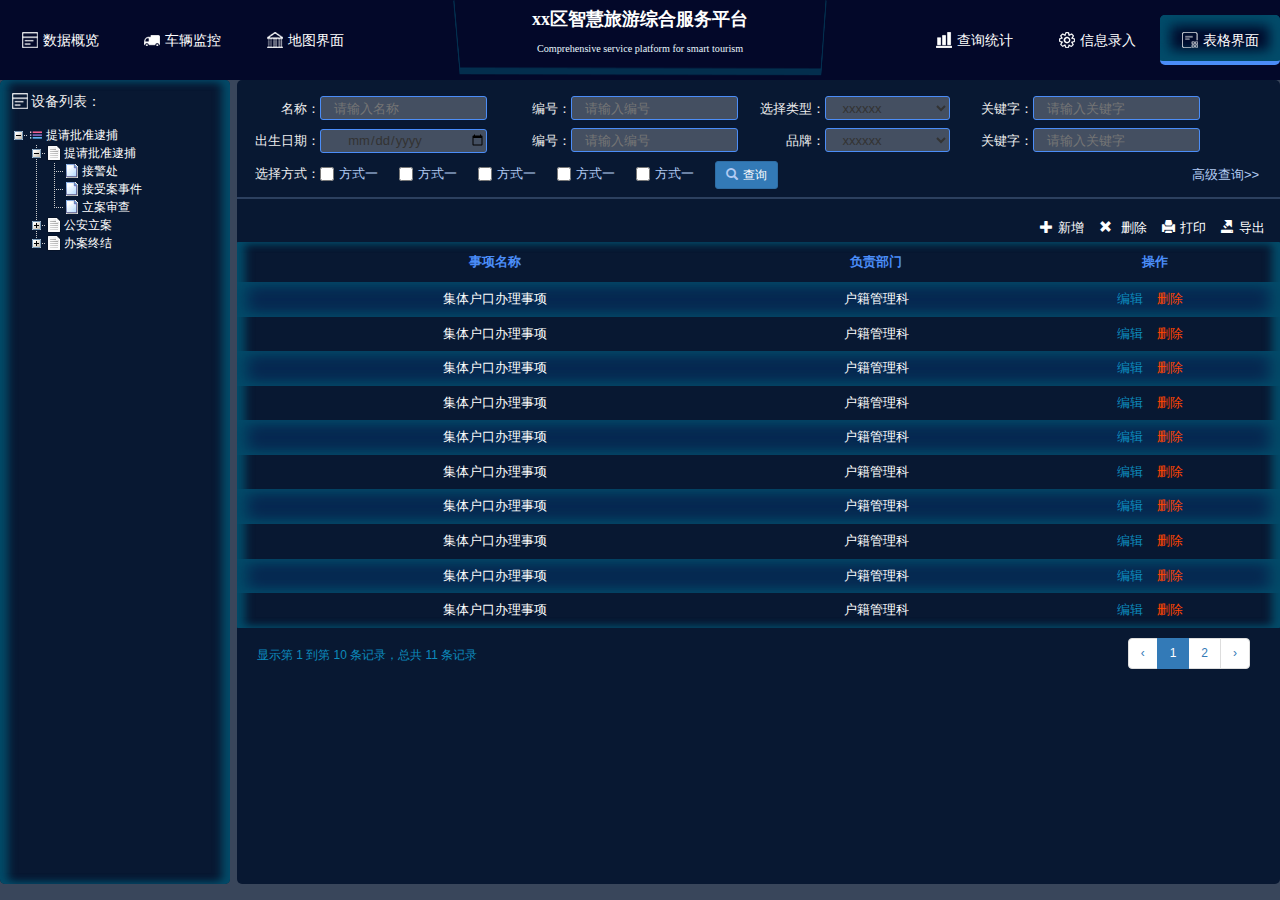
<file: table1.html>
﻿<!DOCTYPE html>
<html lang="en">
<head>
    <meta charset="UTF-8">
    <title>表格一</title>
    <link rel="stylesheet" href="js/bstable/css/bootstrap.min.css">
    <link rel="stylesheet" href="js/bstable/css/bootstrap-table.css">
    <link rel="stylesheet" href="css/base.css">
    <link href="css/zTreeStyle/zTreeStyle.css" rel="stylesheet" type="text/css" />

</head>
<style>

</style>
<body>
<!--顶部-->
<header class="header left">
    <div class="left nav">
        <ul>
            <li><i class="nav_1"></i><a href="index.html">数据概览</a> </li>
            <li><i class="nav_2"></i><a href="carContrl.html">车辆监控</a> </li>
            <li><i class="nav_3"></i><a href="map.html">地图界面</a> </li>



        </ul>
    </div>
    <div class="header_center left">
        <h2><strong>xx区智慧旅游综合服务平台</strong></h2>
        <p class="color_font"><small>Comprehensive service platform for smart tourism</small></p>
    </div>
    <div class="right nav text_right">
        <ul> <li><i class="nav_7"></i><a href="static.html">查询统计</a> </li>
            <li><i class="nav_8"></i><a href="message.html">信息录入</a> </li>
            <li class="nav_active"><i class="nav_4"></i><a href="table1.html">表格界面</a> </li>
        </ul>
    </div>
    <!--<nav class="left nav">-->
    <!--<ul>-->
    <!--<li class="nav_active"><i class="nav_1"></i><a href="index.html">数据概览</a> </li>-->
    <!--<li><i class="nav_2"></i><a href="carContrl.html">车辆监控</a> </li>-->
    <!--<li><i class="nav_3"></i><a href="map.html">地图界面</a> </li>-->
    <!--<li><i class="nav_4"></i><a href="javascript:void(0)">表格界面</a><ul class="li_ul">-->
    <!--<li><a href="table1.html">表格一</a> </li>-->
    <!--<li><a href="table2.html">表格二</a> </li>-->

    <!--</ul> </li>-->
    <!--&lt;!&ndash;<li><i class="nav_5"></i><a href="#">车载视频</a> </li>&ndash;&gt;-->
    <!--&lt;!&ndash;<li><i class="nav_6"></i><a href="#">视频监控</a> </li>&ndash;&gt;-->
    <!--<li><i class="nav_7"></i><a href="static.html">查询统计</a> </li>-->
    <!--<li><i class="nav_8"></i><a href="message.html">信息录入</a> </li>-->
    <!--</ul>-->
    <!--</nav>-->
</header>
<div class="clear"></div>
<!--内容部分-->
<div class="con1 left" id="car_control">

    <div class="left_table  left bow_shadow">


        <p class="set_list"><i class="list_i"></i> 设备列表：</p>
        <ul id="treeDemo" class="ztree"></ul>
    </div>
    <div class="right  right_table">
        <div class="table_find">
            <p><label>名称：</label><input type="text" placeholder="请输入名称"><label>编号：</label><input type="text" placeholder="请输入编号">
                <label>选择类型：</label><select><option>xxxxxx</option></select><label>关键字：</label><input type="text" placeholder="请输入关键字"></p>
            <p><label>出生日期：</label><input type="date"><label>编号：</label><input type="text" placeholder="请输入编号">
                <label>品牌：</label><select><option>xxxxxx</option></select><label>关键字：</label><input type="text" placeholder="请输入关键字"></p>
            <p><label>选择方式：</label><input type="checkbox"><span>方式一</span><input type="checkbox"><span>方式一</span><input type="checkbox"><span>方式一</span><input type="checkbox"><span>方式一</span><input type="checkbox"><span>方式一</span><button class="btn btn-primary btn-sm"><span class="glyphicon glyphicon-search"></span>查询</button><span class="more_find right" onclick="openList()" id="open">高级查询>></span></p>

            <div class="find_expend">
                <p><label>名称：</label><input type="text" placeholder="请输入名称"><label>编号：</label><input type="text" placeholder="请输入编号">
                    <label>选择类型：</label><select><option>xxxxxx</option></select><label>关键字：</label><input type="text" placeholder="请输入关键字"></p>
                <p><label>出生日期：</label><input type="date"><label>编号：</label><input type="text" placeholder="请输入编号">
                    <label>品牌：</label><select><option>xxxxxx</option></select><label>关键字：</label><input type="text" placeholder="请输入关键字">
                    <span class="more_find right" onclick="closeList()">收起>></span></p>
            </div>
        </div>
        <div class="table_div">
            <p class="table_but"><a href="javascript:void(0)" onclick="add()"><i class="glyphicon glyphicon-plus"></i>新增</a><a href="javascript:void(0)"><i class="glyphicon glyphicon-remove"></i> 删除</a><a href="javascript:void(0)"><i class="glyphicon glyphicon-print"></i>打印</a><a href="javascript:void(0)"><i class="glyphicon glyphicon-export"></i>导出</a> </p>
            <p>
            <table id="table" class="table_style" border="0"></table>
            </p>
        </div>
    </div>




</div>





<script src="js/jquery/jQuery-2.2.0.min.js"></script>
<script src="js/base.js"></script>
<script src="js/table1.js"></script>
<script src="js/ztree/jquery.ztree.all-3.5.js"></script>
<script src="js/listTree.js"></script>
<script src="js/bstable/js/bootstrap.min.js"></script>
<script src="js/bstable/js/bootstrap-table.js"></script>
<script src="js/bstable/js/bootstrap-table-zh-CN.min.js"></script>
<script src="js/layer_v2.1/layer/layer.js"></script>

</body>
</html>
</file>
<file: css/base.css>
*{
    margin: 0;
    padding: 0;
    list-style: none;
    text-decoration: none;
}
/* CSS Document */
::-webkit-scrollbar-track{border-radius: 10px;-webkit-box-shadow: inset 0 0 6px rgba(0,0,0,0);}/*滚动条的滑轨背景颜色*/
::-webkit-scrollbar-thumb{background-color: rgba(0,0,0,0.05);border-radius: 10px;-webkit-box-shadow: inset 1px 1px 0 rgba(75, 75, 75, 0.58);}/*滑块颜色*/
::-webkit-scrollbar-thumb{background-color: rgba(0,0,0,0.2);border-radius: 10px;-webkit-box-shadow: inset 1px 1px 0 rgba(48, 48, 48, 0.92);}
::-webkit-scrollbar{width: 16px;height: 16px;}/* 滑块整体设置*/
::-webkit-scrollbar-track,
::-webkit-scrollbar-thumb{border-radius: 999px;border: 5px solid transparent;}
::-webkit-scrollbar-track{box-shadow: 1px 1px 5px rgba(0,0,0,.2) inset;}
::-webkit-scrollbar-thumb{min-height: 20px;background-clip: content-box;box-shadow: 0 0 0 5px rgba(0,0,0,.2) inset;}
::-webkit-scrollbar-corner{background: transparent;}/* 横向滚动条和纵向滚动条相交处尖角的颜色 */

body{
    font-size: 100%;
}
a:hover{
    text-decoration: none;
}
.left{
    float: left;
}
.right{
    float: right;
}
.clear{
    clear: both;
}

.text_right{
    text-align: right;
}
.header{
    width: 100%;
    height: 80px;
    background-color: #030829;

}
.header_center{
    width: 30%;
    margin: 0px auto;
    color: #FFFFff;
    text-align: center;
    height: 80px;
    background-image: url("../img/logoBg.png");
    background-size: 100% 100%;
    font-family: "微软雅黑"!important;


}
.header_center h2{
   margin-top: 10px !important;
    margin-bottom: 10px; !important;
    font-size: 18px !important;

}
.color_font{
    color: #e8f7fe !important;
    font-size: 12px !important;
}
.header_logo{
    margin-left: 1%;
    margin-top: 12px;

}
.header_logo img{
    height: 56px;
}
.nav{

    width: 35%;
}
.nav>ul{

}
.nav>ul>li{
    display: inline-block;
    width: 120px;
    text-align: center;
    height: 50px;
    position: relative;
    line-height: 50px;
    margin-top: 15px;
    box-sizing: border-box;
    /*box-shadow: -5px 0px 5px #034c6a inset, !*å·¦è¾¹é˜´å½±*!*/
    /*0px -5px 15px #034c6a inset, !*ä¸Šè¾¹é˜´å½±*!*/
    /*5px 0px 15px #034c6a inset, !*å³è¾¹é˜´å½±*!*/
    /*0px 5px 15px #034c6a inset;*/


    border-radius: 5px;

}
.nav>ul>li:hover{
    box-shadow: -10px 0px 15px #034c6a inset, /*å·¦è¾¹é˜´å½±*/
    0px -10px 15px #034c6a inset, /*ä¸Šè¾¹é˜´å½±*/
    10px 0px 15px #034c6a inset, /*å³è¾¹é˜´å½±*/
    0px 10px 15px #034c6a inset;

    box-sizing: border-box;
}
.nav>ul>li i{
    width: 16px;
    height: 16px;
    display: inline-block;
    position: relative;
    top:3px;
    margin-right: 5px;
}
.nav>ul>li>a{
    color: #ffffff;
    /*display: inline-block;*/
    /*padding: 0 15px 0 5px;*/
    font-size: 14px;
}
/*.nav>ul>li:hover .li_ul{*/
    /*display: block;*/
/*}*/

.li_ul{
    position: absolute;
    background-color: #030829;
    width: 100%;
    /*border-top:4px solid #4b8df8;*/
    display: none;
    z-index: 999;

}
.li_ul li{
    line-height: 40px !important;
}
.li_ul li:hover{
    background-color: #4b8df8;
}
.li_ul li a{
    color: #ffffff;
    font-size: 13px;
}

.nav_1{
     background-image: url("../img/nav_1.png");
 }
.nav_2{
    background-image: url("../img/nav_2.png");
}
.nav_3{
    background-image: url("../img/nav_3.png");
}
.nav_4{
    background-image: url("../img/nav_4.png");
}
.nav_5{
    background-image: url("../img/nav_5.png");
}
.nav_6{
    background-image: url("../img/nav_6.png");
}
.nav_7{
    background-image: url("../img/nav_7.png");
}
.nav_8{
    background-image: url("../img/nav_9.png");
}
.nav_active{
    border-bottom: 4px solid #4b8df8;
    box-shadow: -10px 0px 15px #034c6a inset, /*å·¦è¾¹é˜´å½±*/
    0px -10px 15px #034c6a inset, /*ä¸Šè¾¹é˜´å½±*/
    10px 0px 15px #034c6a inset, /*å³è¾¹é˜´å½±*/
    0px 10px 15px #034c6a inset;

    box-sizing: border-box;
}
.con{
    width: 100%;
    background-color: #081832;
    padding-top: 20px;
    padding-bottom: 20px;
}
.con1{
    width: 100%;
    background-color: #081832cc;
    /*padding-bottom: 4px;*/
    box-sizing: border-box;
    overflow: auto;

;
}
.find_expend{
    display: none;
}
.con1::before{
    content: "";
    display: block;
    clear: both;
    visibility: hidden;
    height: 0;
}
.select_time{
    width: 140px;
    height: 36px;

    margin-bottom: 25px;
    margin-left: 1%;
   padding-left: 20px;
 ;

}
.select_time img{
    height: 18px;
    margin-top: 9px;
}
.select_time input{
    border: none;
    background-color: transparent;
    width: 80px;
    height: 20px;
   top:-5px;
    margin-left: 10px;
    position: relative;
    text-indent: 1em;
    outline: none;
}
.con_div{
    height: 110px;
    width: 98%;
    margin-left: 1%;
    margin-bottom: 25px;
}
.con_div_text{
    height: 100%;
    background-color: #034c6a;
    width: 32%;
    margin-right: 1.3%;
}
.con_div_text01{
    width: 50%;
    height: 100%;
}
.text01_img{
    width: 40px;
    height: 40px;
    margin-left: 5%;
  margin-top: 35px;
}
.text01_div{
    margin-top: 15px;
    margin-left: 5%;
    text-align: center;

}
.text01_div p{
    line-height: 35px;
}
.text01_div p:nth-child(1){
    font-size: 13px;
    color: #ffffff;
}
.text01_div p:nth-child(2){
    font-size: 28px;
    color: #ffff43;
    font-weight: 600;

}
.red{
    color: red !important;
}
.sky{
    color: #25f3e6 !important;
}
.org{
    color: #ff4e4e !important;
}
.blue {
    color: #0D8BBD !important;
}
.div_any{
    width: 98%;
    margin-left: 1%;
    margin-bottom: 25px;
    height: 610px;
}
.div_any01{
    width: 23%;
    margin-right: 2%;
}
.div_any02{
    width: 48%;
    margin-right: 2%;
}
.div_any03{
    width: 98%;
   margin: 15px auto;

}
.div_any_child{
    width: 100%;
    height: 280px;
    box-shadow: -10px 0px 15px #034c6a inset, /*å·¦è¾¹é˜´å½±*/
    0px -10px 15px #034c6a inset, /*ä¸Šè¾¹é˜´å½±*/
    10px 0px 15px #034c6a inset, /*å³è¾¹é˜´å½±*/
    0px 10px 15px #034c6a inset;
    border: 1px solid #034c6a;
    box-sizing: border-box;
    position: relative;
    margin-top: 25px;
}
.div_any_child01{
    width: 48%;

    box-shadow: -10px 0px 15px #034c6a inset, /*å·¦è¾¹é˜´å½±*/
    0px -10px 15px #034c6a inset, /*ä¸Šè¾¹é˜´å½±*/
    10px 0px 15px #034c6a inset, /*å³è¾¹é˜´å½±*/
    0px 10px 15px #034c6a inset;
    border: 1px solid #034c6a;
    box-sizing: border-box;
    position: relative;
    margin-right: 2%;

}
.div_any_child01_wh{
    width: 98% !important;
}
.div_height01{
    height: auto !important;
    padding: 5px;
}
.char_table{
    height: 200px;
}
.p_chart{
    height: 250px;

    padding: 5px 10px;

    margin-top: 15px;

}
#map_div{
    width: 96%;
    height: 94%;


    margin: 4% auto;

}
.div_height{
    height:586px !important;
}
.div_any_title{
    background-color: #034c6a;
    border-radius: 18px;
    position: absolute;
    height: 35px;
    width: 60%;
    top:-15px;
    color: #ffffff;
    font-weight: bold;
    font-size: 16px;
    left: 20%;
    line-height: 35px;
    text-align: center;
}
.div_any_title img{
    width: 18px;
    height: 18px;
    position: relative;
    top:2px;
    margin-right: 5px;
}
.any_title_width{
    width: 30% !important;
    left: 35% !important;
}
.div_table{
    width: 98%;
    margin-left: 1%;
    margin-bottom: 25px;
    height: 280px;
}
.div_table_box{
    width: 23%;
    margin-right: 2%;
}
.table_p{
    height: 93%;
    margin-top: 7%;
    position: relative;


}.table_p01{
     height:auto !important;
     margin-top: 0!important;
     position: relative;


 }
.table_p01 table td{
    padding: 6px 0;
}
.table_p table{
    width: 100%;
    height: 100%;
    border-collapse: collapse;

    position: absolute;
    text-align: center;
}
.table_p table thead th{
    color: #61d2f7;
    font-size: 14px;
    font-weight: 600;
    padding-top: 5px;
    padding-bottom: 5px;
}
.table_p table tbody{
    color: #ffffff;
   font-size: 13px;
}
.table_p table tbody tr:nth-child(2n+1){
    background-color: #072951;
    box-shadow: -10px 0px 15px #034c6a inset,
    10px 0px 15px #034c6a inset;
}

.car_left{
    width: 18%;
    height: 100%;
    background-color:  #081832;
}
.car_center{

    height: 100%;
    background-color:  #081832;
    width: 50.5%;
    margin-left: 0.5%;
}
.car_center video{
    width: 49.5%;
    height: 49%;


    box-sizing: border-box;
    box-shadow: -10px 0px 15px #034c6a inset,
    10px 0px 15px #034c6a inset;
    float: left;
}
.magin_top{
    margin-top: 1%;
}
.magin_left{
    margin-left: 1%;
}
.car_right{
    width: 31%;
    height: 100%;
}
.text_center{
    text-align: center;
}
.carNo_input{
    width: 75%;
    height: 25px;
    margin-top: 5px;
    margin-bottom: 5px;
    text-indent: 2em;
    margin-left: 5%;

    border:1px solid #072951;
border-radius: 3px;
}
.find_but{
    height: 25px;
    background-image: url("../img/find.png");
    width: 25px;
    background-repeat: no-repeat;
    background-size: 100% 100%;
    position: relative;
    top:8px;
    border:none;
    background-color: transparent;
}
.find_but1{
    height: 25px;
    background-image: url("../img/find.png");
    width: 25px;
    background-repeat: no-repeat;
    background-size: 100% 100%;
    position: relative;
    top:8px;
    border:1px solid #4b8df8;
    background-color: transparent;
}
.set_list{
    padding: 10px 5%;
    color: #eee;
    font-size: 14px;
}
.list_i{
    width: 16px;
    height: 16px;
    display: inline-block;

    background-image: url("../img/nav_1.png");
    top:3px;
    position: relative;
}
.left_up{

    height: 58%;

}
.left_table{

    height: 98%;

    border-radius: 5px;
    width:18%!important;
    background-color:  #081832;


}
.right_table{
    height: 98%;

    border-radius: 5px;
    width:81.5%!important;
    background-color:  #081832;
    margin-left: 0.5%;
}
.center_table{
    height: 100%;
    border-radius: 5px;
    width:100%;
    background-color:  #081832;
   margin: 0 auto;
}
.bow_shadow{
    box-shadow: -8px 0px 10px #034c6a inset,
    8px 0px 10px #034c6a inset;
    width: 100%;
    box-sizing: border-box;
}

.ztree li a{
    color: #FFFFff !important;
}
.left_down{
    height: 40%;
    margin-top: 2%;
}
.tab_a{
    width: 45%;
    height: 30px;
    line-height: 30px;
    color: #FFFFff;
    background-color: #667fa7;
    display: inline-block;
    margin-right: 1%;
    margin-top: 5px;
    font-size: 14px;
}
.tab_aActive{
    background-color:#034c6a !important;
    font-weight: 600;
}
.car_content{
    margin-left: 5%;

    font-size: 13px;
    color: #eeeeee;
}
.car_content p{
    padding-top: 5px;
    padding-bottom: 5px;
}
.table2_find{
    background-color: #072951;
    box-shadow: -10px 0px 15px #034c6a inset, 10px 0px 15px #034c6a inset;
    width: 100%;
    padding: 5px 0;
    color: #FFFFff;
}


.table2_find input[type=text]{
    background-color: transparent;
    width: 16%;
    height: 24px;
    border-radius: 3px;
    text-indent: 1em;
    border:1px solid #7EC4CC;

}


.table_find{
    width: 100%;
    padding: 8px 0;
    border-bottom: 2px solid #a5c5f83b;
    font-size: 13px;
}
.more_find{

    cursor: pointer;
    position: relative;
    top:5px;
}
.table_find .glyphicon{
    margin-right: 5px;
}
.table_find button{
    padding: 4px 10px;
}
.table_find p{
    margin-top: 8px;
}
.table_find label{

    color: #eeeeee;

    width: 8%;
    display: inline-block;
    text-align: right;

}
.table_find input[type=text],.table_find input[type=date]{
    width: 16%;
    height: 24px;
    border-radius: 3px;
    text-indent: 1em;
    border:1px solid#4b8df8;
    background-color: #cccccc4f;
}
.table_find select{
    width: 12%;
    height: 24px;
    border-radius: 3px;
    text-indent: 1em;
    border:1px solid #4b8df8;
    background-color: #cccccc4f;
}
.table_find input[type=checkbox]{
    width: 14px;
    height: 14px;
    position: relative;
    top:3px;
    margin-right: 5px;
}
.table_find span{
    color: #b2cbf3;

    margin-right: 2%;
}
.find_button{
    width: 5%;
    height: 26px;
    border: none;
    border-radius: 2px;
    background-color: #4b8df8;
    color: #FFFFff;
    font-size: 14px;

}
.table2_style{
    color: #FFFFff;
    border: none !important;
    font-size: 13px;
}
.table2_style a{
    margin-right: 10px;
}
.table2_style tbody tr:nth-child(2n+1){
    background-color: #072951;
   border-left: 4px solid #4b8df8;;
}
.table2_style thead tr{
    color: #FFFFff;
   background-color:#4b8df8;
}
.table2_style td{
    border: none !important;
}
.table2_style thead th{
    border-bottom: none !important;
}
.table2_style tbody tr:nth-child(2n):hover{
    /*color: #072951;*/
    background-color: rgba(75, 141, 248, 0.65);

}
.table_style{
    color: #FFFFff;
    box-shadow: -8px 0px 10px #034c6a inset,
    8px 0px 10px #034c6a inset;
    border: none !important;
    font-size: 13px;
}
.table_style a{
    margin-right: 10px;
}
.table_style td{
    border: none !important;
}
.table_style tbody tr:nth-child(2n+1){
    background-color: #072951;
    box-shadow: -10px 0px 15px #034c6a inset,
    10px 0px 15px #034c6a inset;
}
.table_style thead tr{
    color: #4b8df8;
}
.table_style thead th{
    border-bottom: none !important;
}
.table_style tbody tr:nth-child(2n):hover{
    /*color: #072951;*/
    background-color: rgba(75, 141, 248, 0.12);
}
.table_div{
    margin-top: 10px;
    color: #FFFFff;
}
.table_but{
    text-align: right;
    font-size: 13px;
    padding-bottom: 5px;
    padding-top: 10px;

}
.table_but a{
    margin-right: 15px;
    color: #FFFFff;
}
.table_but a i{
    margin-right: 5px;
}
.table_del{
    color: orangered;
}
.table_edit{
    color: #0D8BBD;
}
.span_left{
    padding: 5px;
}
/*地图界面样式*/
.map_con{
    width: 100%;
    padding: 0;
    background-color: #081832cc;
}
.map_left{
    width: 79%;
    height: 100%;


}
.map_right{
    width: 20.5%;
    height: 100%;
    background-color: #081832;
}
.map_box{
    width: 100%;
    height: 100%;

}
.map_top{
    position: absolute;
    top:80px;
    left: 0;
    height: 35px;
    width: 79%;
    border-bottom: 1px solid #4b8df8;
    background-color: rgba(255, 255, 255, 0.84);
    z-index: 99;
}
.map_top>ul{
    list-style: none;
    font-size: 14px;
    float: right;
}
.map_top>ul>li{
    display: inline-block;
    line-height: 35px;
    padding: 0 10px;
}
.map_top>ul>li i{
    margin-right: 5px;
}
.map_top>ul>li a{
    color: #2E2D3C;
}
.map_top>ul .active,.map_top>ul>li .active{
    color: #0D8BBD;
}
.map_select{
    position: fixed;
    top:160px;
    right: 21.5%;
    box-shadow: -10px 0px 15px #034c6a inset, /*å·¦è¾¹é˜´å½±*/
    0px -10px 15px #034c6a inset, /*ä¸Šè¾¹é˜´å½±*/
    10px 0px 15px #034c6a inset, /*å³è¾¹é˜´å½±*/
    0px 10px 15px #034c6a inset;
    border: 1px solid #034c6a;
    width: 120px;
    height: 180px;
    border-radius: 5px;
    background-color: #081832e3;
}
.map_select p{
    padding: 8px 15px;
    color: #FFFFff;
    font-size: 14px;
}
.map_select p input[type=checkbox]{
    width: 15px;
    height: 15px;
    position: relative;
    top:3px;
    margin-right: 10px;
}
.map_right_top{
    width: 100%;
    height: 35px;

    background-color: #034c6a;
}
.map_right_top>ul>li{
    list-style: none;
    display: inline-block;
    line-height: 35px;
    font-size: 14px;
    text-align: center;
    width: 32%;
    color: #FFFFff;
    cursor: pointer;
}
.map_right_top>ul>li.li_active{
    background-color: #0D8BBD;
}
.map_chart{
    width: 100%;
    height: 250px;



    box-sizing: border-box;
    position: relative;
    margin-top: 25px;
}
.map_con{
    width: 100%;
}
.map_con_div{
    display: none;
}
.map_work{
    margin-top: 5px;
    border-top:1px solid #0D8BBD;;
}
.map_work>ul>li{
    list-style: none;
    display: inline-block;
    width: 32%;
    text-align: center;
    margin-top: 10px;
    margin-bottom: 10px;
    cursor: pointer;
    padding: 10px 0;

}
.map_work>ul>li:hover{
    box-shadow: -10px 0px 15px #034c6a inset, /*å·¦è¾¹é˜´å½±*/
    0px -10px 15px #034c6a inset, /*ä¸Šè¾¹é˜´å½±*/
    10px 0px 15px #034c6a inset, /*å³è¾¹é˜´å½±*/
    0px 10px 15px #034c6a inset;
}
.map_work>ul>li .img_div{
    width: 28px;
    height: 24px;
    margin: 0 auto;

}
.img_div01{

    background: url(../img/map_photo.png) no-repeat;
    background-position: -126px -73px;
}
.img_div02{
    background: url(../img/map_photo.png) no-repeat;
    background-position:  -98px -122px;

}
.img_div_text{
    color: #FFFFff;
    margin-top: 8px;
    font-size: 13px;
}
.back_i{
    position: relative;
    top:2px;
    margin-right: 5px;
}
.map_resList{
    width: 96%;
    margin: 0 auto;
    font-size: 13px;
    display: none;
}
.map_resList>ul>li{
    list-style: none;
    margin-top: 8px;
}
.map_resList>ul>li p{
    padding: 5px 0;
    color: #eeeeee;
}
.map_resList>ul>li a{
    margin-right: 6px;
}
.map_resList>ul>li a img{
    width: 16px;

}
.map_resList>ul>li:nth-child(2n+1){
    background-color: #0d8bbd36;
}
/*统计分析界面样式*/
.static_top{
    width: 140px;
    height: 36px;
    line-height: 36px;
    background-color: #04425f;
    margin-bottom: 25px;
    margin-left: 1%;
    padding-left: 20px;
    border-radius: 1px;
    box-shadow: 0px 3px 3px #61d2f7;

}
.static_top i{
    width: 16px;
    height: 16px;
    display: inline-block;
    position: relative;
    background-image: url("../img/nav_7.png");
    background-repeat: no-repeat;
    margin-right: 6px;
    top:1px;
}
.static_top span{
    color: #25f3e6;
}
.stiatic_top_con{
    background-color: #034c6a;
    width: 96%;
    margin-left: 1%;
    margin-bottom: 25px;
    padding: 10px 1%;
    border-radius: 5px;
}
.stiatic_top_con table{
    width: 100%;
    border-collapse: collapse;
}
.stiatic_top_con table td{
    color: #FFFFff;
    padding: 5px;
    font-size: 13px;
    border:1px solid #485f849c;
}
.stiatic_top_con table .labe_td{
    color: #61d2f7;
    font-size: 14px;
    width: 120px;
    text-align: right;
}
.layui-layer-title{
    /*box-shadow: -8px 0px 10px #034c6a inset,*/
    /*8px 0px 10px #034c6a inset;*/
    background-color: #081832d4 !important;
    color: #FFFFff !important;
    border-bottom: 3px solid #4b8df8 !important;
    box-sizing: border-box;
}
</file>
<file: css/tail.css>
*{
    margin: 0;padding: 0;font-family: "Helvetica Neue", Helvetica, Arial, sans-serif;
}
.body{
    background-color: #081832b5;
}
.body1{
    background-color: #081832;
}
.sm_section{
    margin: 10px auto;
}
.left{
    float: left;
}
.right{
    float: right;
}
.tail_div{
    padding: 10px 1%;
    font-size: 13px;
}
.tail_div input[type=checkbox],.tail_div input[type=radio]{
    width: 14px;
    height: 14px;
    margin-right: 3px;
    margin-left: 10px;
    position: relative;
    top:2px;
}
.tail_div span{
    color: #d1cbcb;
}
.tail_div label{
    display: inline-block;
    text-align: right;
    color: #bcd4e9;
    font-weight: bold;
    height: 26px;
    background-color: #eeeeee3b;
    border:1px solid #cccccc;
    line-height: 25px;
    width: 100px;
}
.noLable{
    background-color: transparent !important;
    border:none !important;
}
.tail_div input[type=text],.tail_div input[type=date],.tail_div input[type=tel],.tail_div input[type=number],
.tail_div input[type=url],.tail_div input[type=email],.tail_div textarea{
    border:1px solid #cccccc;
    text-indent: 1em;
}
.tail_div_min{
    width: 49%;
    margin-top: 10px;
}

.tail_div_min input[type=text],.tail_div_min input[type=number],.tail_div_min input[type=tel],.tail_div_min input[type=date]{
    width: 70%;
    height: 26px;

}
.tail_div_min input[type=date]{


    position: relative;
   top:1px;
}
.tail_div_min select{
    width: 70%;
    height: 28px;


}
.tail_div_max{
    width: 98%;
    margin-top: 10px;
}
.tail_div_max input[type=text],.tail_div_max input[type=number],.tail_div_max input[type=tel],.tail_div_max input[type=date],.tail_div_max input[type=url]
{
    width: 84.8%;
    height: 26px;
}
.tail_div_max input[type=date]{


    position: relative;
    top:1px;
}
.tail_div_max textarea{
    width: 85.8%;
    height: 100px;
    resize: none;
    position: relative;
    left: -1%;
}
.max_textarea_lable{
    height: 100px !important;
    line-height: 100px !important;
    position: relative;
    top:-47px;
    left: -1%;
}

.tail_div_xm{
    width: 33%;
    margin-top: 10px;
}
.div_foot{
    position: fixed;
    bottom: 0px;
    height: 40px;
    background-color: #eeeeee;
    width: 100%;
}
.div_foot button{
  width: 60px;
    height: 30px;
    border:none;
    border-radius: 5px;
    margin-left: 10px;
    margin-top: 5px;
    color: #FFFFff;
}
.save_but{
    background-color: #00B83F;
}
.close_but{
    background-color: orangered;
}
.base_div{
    width: 98%;
    margin: 0 auto;
}
 .base_table{
    width: 100%;
    border-collapse: collapse;
    border:1px solid #cccccc;
}
 .base_table td{
    padding: 5px;
    border:1px solid #cccccc;
}
.label_td{
    background-color: #eeeeee3b;
    color: #bcd4e9;
    font-weight: 600;
    width: 15%;
    text-align: right;
    font-size: 13px;
}
.label_td span{
    color: red;
    position: relative;
    top:3px;
    width: 12px;
    height: 12px;
    display: inline-block;
}
.base_input{
    width: 69%;
    height: 26px;
    border:1px solid rgba(26, 55, 132, 0.52);
    border-radius: 3px;
}
.base_area{
    height: 60px;
    border:1px solid rgba(26, 55, 132, 0.52);
    border-radius: 3px;
    width: 90%;
    resize: none;
}
.base_input_lg{
    width: 90%;!important;
}
.base_note{
    font-size: 13px;
    color: #999999;
    margin-left: 5px;
}
.more_div{
    width: 98%;
    margin: 10px auto;
    border:1px solid #cccccc;
    border-radius: 5px;
}
.more_div .more_tit{
    width: 100%;
    height: 30px;
    /*background-color: rgba(46, 141, 237, 0.22);*/
    border-bottom: 1px solid #cccccc;
}
.more_tit a{
    line-height: 30px;
    display: inline-block;
    padding: 0 25px;
    background-color: #eeeeee;
    text-decoration: none;
    font-size: 13px;
    color: #2b542c;
    border-right: 1px solid #cccccc;
}
.more_active{
    background-color: #2e8ded !important;
    color: #FFFFff !important;
}
.more_con{
    width: 98%;
    margin: 10px auto;
}
.more_con_div{
    width: 100%;
    display: none;
    position: relative;
}
.input_span{
    color: #666666;
    font-size: 13px;
}
.input_checkbox{
    width: 14px;
    height: 14px;
    position: relative;
    top:3px;
    margin-right: 3px;
    margin-left: 8px;
}
.td_img{
    width: 250px;
    height: 300px;
}
.td_img img{
    width: 100%;
    height: 100%;
}
.tail_left{
    width: 20%;
    height: 100%;
    border-right: 1px solid #cccccc;
}
.tail_right{
    width: 79%;
    height: 100%;
}
.tail_ul{
    list-style: none;
    width: 98%;
    margin: 10px auto;
    text-align: center;
}
.tail_ul li{
   display: inline-block;
    width: 47%;
    border:1px solid #cccccc;
    padding: 5px;
    border-radius: 3px;
    margin-right: 2%;
    margin-top: 6px;

}
.tail_left_img{
    width: 80px;
    height: 80px;
    margin-right: 6px;
}
.tail_left_img img{
    width: 100%;
    height: 100%;
    border-radius: 50%;
}
.tail_left_tit{
    padding: 5px;
}
.tail_left_con{

    color: #999999;
    font-size: 13px;
}
.message_fieldset{
    width: 98%;
    margin: 10px auto;
    border-radius: 5px;
    border:1px solid #cccccc;

}
.message_fieldset legend{

    color:#c6e5f6b8;
   font-size: 14px;
}
.message_fieldset .message_con{
    width: 98%;
  margin-left: 1%;
    margin-top: 10px;
    margin-bottom: 10px;

}
.message_fieldset .message_con label{
    font-size: 13px;
    font-weight: 600;
    width: 10%;
    display: inline-block;
    text-align: right;
    color:#eeeeee ;
}
 .message_con p{
    padding-left: 10%;
    font-size: 13px;
     padding-top: 10px;
     padding-bottom: 10px;
    color: #b98129;
}
.message_con .message_input{
    width: 80%;
    height: 30px;
    border:1px solid #4b8df8;
    border-radius: 5px;
    outline: none;
}
.message_con .message_select{
    width: 80%;
    height: 32px;
    border:1px solid #4b8df8;
    border-radius: 5px;
    outline: none;
}
.message_con .must{
    color: red;
    margin-left: 5px;
    position: relative;
    display: inline-block;
    top:3px;
}
.message_con input[type=radio]{
    width: 14px;
    height: 14px;
    position: relative;
    top:3px;
    margin-left: 25px;
    margin-right: 5px;
}
.message_con input[type=checkbox]{
    width: 14px;
    height: 14px;
    position: relative;
    top:3px;
    margin-left: 25px;
    margin-right: 5px;
}
.font_color{
    color: #eeeeee;
    font-size: 13px;
}
.input_file{
    opacity: 0;
    position: relative;
    z-index: 999;
}
.inputfile_div{
    position: relative;
}
.inputfile_div div{
    position: absolute;
    left: 10%;

    width: 80%;
    height: 32px;
    top:0px;
}
.inputfile_div div>input{
    width: 90%;
    height: 30px;
    border:1px solid #4b8df8;
    border-bottom-left-radius: 5px;
    border-top-left-radius: 5px;
    outline: none;
}
.inputfile_div div>button{
    width: 9%;
    height: 31px;
    border: none;
    background-color: #4b8df8;
    color: #FFFFff;

}
.message_con .edui-default .edui-editor{
    width: 80% !important;
    height: 300px;
    border:1px solid #4b8df8;
    border-radius: 5px;
    outline: none;
    left: 10%;

}
 .edui-default .edui-editor-bottomContainer {
    display: none;
}
.edui-default .edui-editor-iframeholder{

    width: 100% !important;



}
.message_footer{
    text-align: center;
}
.message_footer button{
    margin-right: 10px;
    padding: 4px 15px;
    border:none;
    border-radius: 3px;
    color: #FFFFff;
}
.bule{
    background-color: #4b8df8;
}
.orgen{
    background-color: #ff6b29;
}
</file>
<file: css/zTreeStyle/zTreeStyle.css>
/*-------------------------------------
zTree Style

version:	3.4
author:		Hunter.z
email:		hunter.z@263.net
website:	http://code.google.com/p/jquerytree/

-------------------------------------*/

.ztree * {padding:0; margin:0; font-size:12px; font-family: Verdana, Arial, Helvetica, AppleGothic, sans-serif}
.ztree {
	margin-left:10px;padding:5px 5px 5px 0; color:#333}
.ztree li{padding:0; margin:0; list-style:none; line-height:14px; text-align:left; white-space:nowrap; outline:0}
.ztree li ul{ margin:0; padding:0 0 0 18px}
.ztree li ul.line{ background:url(./img/line_conn.gif) 0 0 repeat-y;}

.ztree li a {padding:1px 3px 0 0; margin:0; cursor:pointer; height:17px; color:#333; background-color: transparent;
	text-decoration:none; vertical-align:top; display: inline-block}
.ztree li a:hover {text-decoration: none}
.ztree li a.curSelectedNode {padding-top:0px; background-color:#fff; color:black; height:16px; border:1px #FFf solid; opacity:0.8;}
.ztree li a.curSelectedNode_Edit {padding-top:0px; background-color:#FFE6B0; color:black; height:16px; border:1px #FFB951 solid; opacity:0.8;}
.ztree li a.tmpTargetNode_inner {padding-top:0px; background-color:#316AC5; color:white; height:16px; border:1px #316AC5 solid;
	opacity:0.8; filter:alpha(opacity=80)}
.ztree li a.tmpTargetNode_prev {}
.ztree li a.tmpTargetNode_next {}
.ztree li a input.rename {height:14px; width:80px; padding:0; margin:0;
	font-size:12px; border:1px #7EC4CC solid; *border:0px}
.ztree li span {line-height:16px; margin-right:2px}
.ztree li span.button {line-height:0; margin:0; width:16px; height:16px; display: inline-block; vertical-align:middle;
	border:0 none; cursor: pointer;outline:none;
	background-color:transparent; background-repeat:no-repeat; background-attachment: scroll;
	background-image:url("./img/zTreeStandard.png"); *background-image:url("./img/zTreeStandard.gif")}

.ztree li span.button.chk {width:13px; height:13px; margin:0 3px 0 0; cursor: auto}
.ztree li span.button.chk.checkbox_false_full {background-position:0 0}
.ztree li span.button.chk.checkbox_false_full_focus {background-position:0 -14px}
.ztree li span.button.chk.checkbox_false_part {background-position:0 -28px}
.ztree li span.button.chk.checkbox_false_part_focus {background-position:0 -42px}
.ztree li span.button.chk.checkbox_false_disable {background-position:0 -56px}
.ztree li span.button.chk.checkbox_true_full {background-position:-14px 0}
.ztree li span.button.chk.checkbox_true_full_focus {background-position:-14px -14px}
.ztree li span.button.chk.checkbox_true_part {background-position:-14px -28px}
.ztree li span.button.chk.checkbox_true_part_focus {background-position:-14px -42px}
.ztree li span.button.chk.checkbox_true_disable {background-position:-14px -56px}
.ztree li span.button.chk.radio_false_full {background-position:-28px 0}
.ztree li span.button.chk.radio_false_full_focus {background-position:-28px -14px}
.ztree li span.button.chk.radio_false_part {background-position:-28px -28px}
.ztree li span.button.chk.radio_false_part_focus {background-position:-28px -42px}
.ztree li span.button.chk.radio_false_disable {background-position:-28px -56px}
.ztree li span.button.chk.radio_true_full {background-position:-42px 0}
.ztree li span.button.chk.radio_true_full_focus {background-position:-42px -14px}
.ztree li span.button.chk.radio_true_part {background-position:-42px -28px}
.ztree li span.button.chk.radio_true_part_focus {background-position:-42px -42px}
.ztree li span.button.chk.radio_true_disable {background-position:-42px -56px}

.ztree li span.button.switch {width:18px; height:18px}
.ztree li span.button.root_open{background-position:-92px -54px}
.ztree li span.button.root_close{background-position:-74px -54px}
.ztree li span.button.roots_open{background-position:-92px 0}
.ztree li span.button.roots_close{background-position:-74px 0}
.ztree li span.button.center_open{background-position:-92px -18px}
.ztree li span.button.center_close{background-position:-74px -18px}
.ztree li span.button.bottom_open{background-position:-92px -36px}
.ztree li span.button.bottom_close{background-position:-74px -36px}
.ztree li span.button.noline_open{background-position:-92px -72px}
.ztree li span.button.noline_close{background-position:-74px -72px}
.ztree li span.button.root_docu{ background:none;}
.ztree li span.button.roots_docu{background-position:-56px 0}
.ztree li span.button.center_docu{background-position:-56px -18px}
.ztree li span.button.bottom_docu{background-position:-56px -36px}
.ztree li span.button.noline_docu{ background:none;}

.ztree li span.button.ico_open{margin-right:2px; background-position:-110px -16px; vertical-align:top; *vertical-align:middle}
.ztree li span.button.ico_close{margin-right:2px; background-position:-110px 0; vertical-align:top; *vertical-align:middle}
.ztree li span.button.ico_docu{margin-right:2px; background-position:-110px -32px; vertical-align:top; *vertical-align:middle}
.ztree li span.button.edit {margin-right:2px; background-position:-110px -48px; vertical-align:top; *vertical-align:middle}
.ztree li span.button.remove {margin-right:2px; background-position:-110px -64px; vertical-align:top; *vertical-align:middle}

.ztree li span.button.ico_loading{margin-right:2px; background:url(./img/loading.gif) no-repeat scroll 0 0 transparent; vertical-align:top; *vertical-align:middle}

ul.tmpTargetzTree {background-color:#FFE6B0; opacity:0.8; filter:alpha(opacity=80)}

span.tmpzTreeMove_arrow {width:16px; height:16px; display: inline-block; padding:0; margin:2px 0 0 1px; border:0 none; position:absolute;
	background-color:transparent; background-repeat:no-repeat; background-attachment: scroll;
	background-position:-110px -80px; background-image:url("./img/zTreeStandard.png"); *background-image:url("./img/zTreeStandard.gif")}

ul.ztree.zTreeDragUL {margin:0; padding:0; position:absolute; width:auto; height:auto;overflow:hidden; background-color:#cfcfcf; border:1px #00B83F dotted; opacity:0.8; filter:alpha(opacity=80)}
.zTreeMask {z-index:10000; background-color:#cfcfcf; opacity:0.0; filter:alpha(opacity=0); position:absolute}

/* level style*/
/*.ztree li span.button.level0 {
	display:none;
}
.ztree li ul.level0 {
	padding:0;
	background:none;
}*/
</file>
